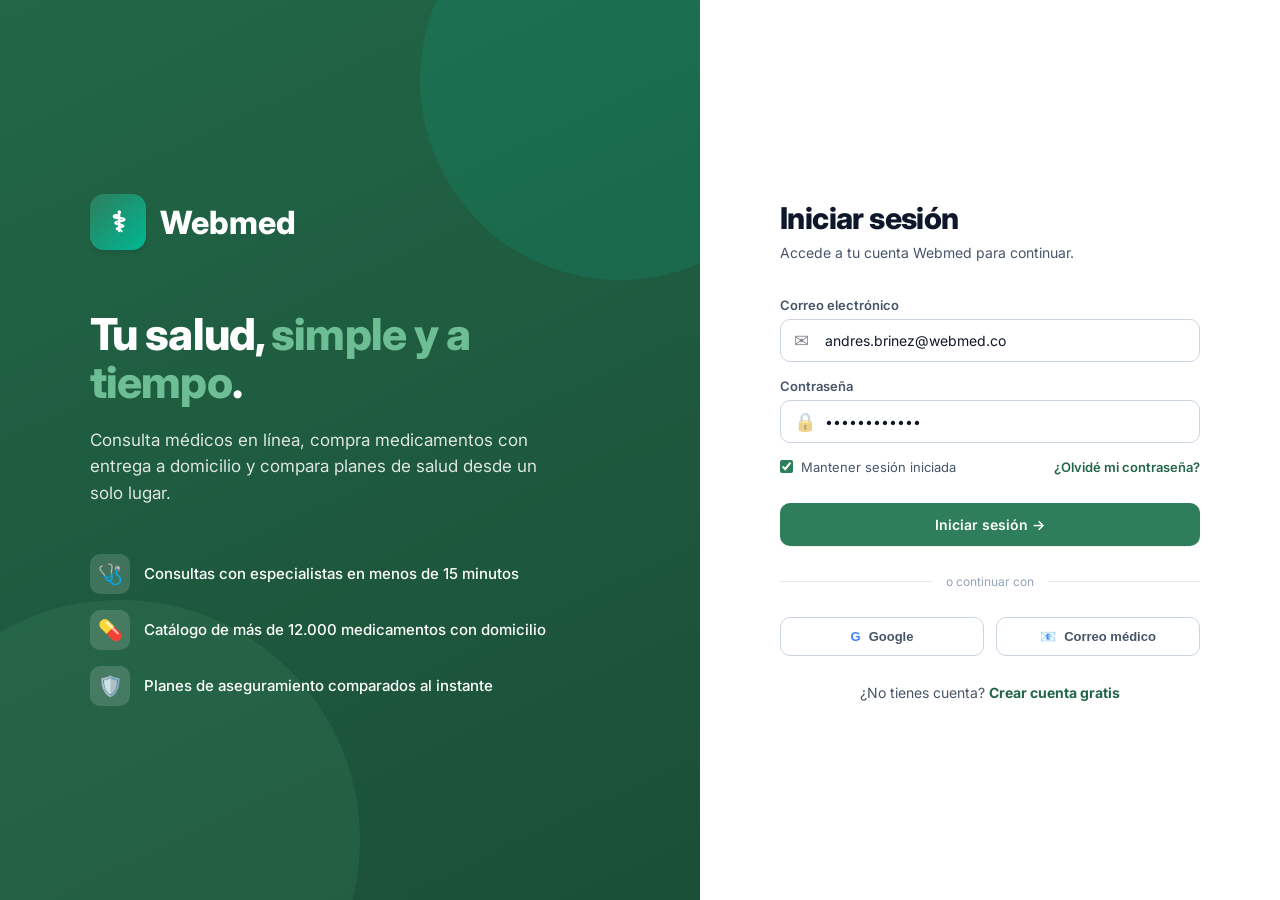
<file: index.html>
<!DOCTYPE html>
<html lang="es">
<head>
<meta charset="UTF-8">
<meta name="viewport" content="width=device-width, initial-scale=1, shrink-to-fit=no">
<title>Webmed — Iniciar sesión</title>
<link rel="stylesheet" href="_base.css">
<style>
  body, html, .app { background: linear-gradient(135deg, #E6F4EE 0%, #F7FAFC 60%); }
  .login-wrap { width: 100%; max-width: 1440px; min-height: 900px; display: flex; }
  .login-left {
    flex: 1; padding: 80px 90px;
    display: flex; flex-direction: column; justify-content: center;
    background: linear-gradient(155deg, #226647 0%, #1A4F37 100%);
    color: white; position: relative; overflow: hidden;
  }
  .login-left::before {
    content: ''; position: absolute; top: -120px; right: -120px;
    width: 400px; height: 400px; border-radius: 50%;
    background: rgba(0, 184, 148, 0.15);
  }
  .login-left::after {
    content: ''; position: absolute; bottom: -180px; left: -120px;
    width: 480px; height: 480px; border-radius: 50%;
    background: rgba(109, 190, 148, 0.10);
  }
  .brand-big { display: flex; align-items: center; gap: 14px; font-size: 32px; font-weight: 800; margin-bottom: 60px; z-index: 1; }
  .brand-big .brand-logo { width: 56px; height: 56px; font-size: 28px; border-radius: 14px; }
  .tagline { font-size: 44px; font-weight: 800; line-height: 1.1; letter-spacing: -0.02em; margin-bottom: 20px; z-index: 1; }
  .tagline span { color: #6DBE94; }
  .lead { font-size: 17px; opacity: 0.85; line-height: 1.55; max-width: 460px; z-index: 1; }
  .features { display: flex; flex-direction: column; gap: 16px; margin-top: 48px; z-index: 1; }
  .feature { display: flex; align-items: center; gap: 14px; }
  .feature-ico { width: 40px; height: 40px; border-radius: 10px; background: rgba(255,255,255,0.15); display: flex; align-items: center; justify-content: center; font-size: 20px; }
  .feature-txt { font-size: 15px; font-weight: 500; }

  .login-right {
    width: 580px; background: var(--surface);
    display: flex; align-items: center; justify-content: center; padding: 0 80px;
  }
  .login-card { width: 100%; max-width: 420px; }
  .login-title { font-size: 30px; font-weight: 800; letter-spacing: -0.02em; margin-bottom: 8px; }
  .login-sub { font-size: 14px; color: var(--text-sec); margin-bottom: 36px; }
  .input-icon { position: relative; }
  .input-icon .ico { position: absolute; left: 14px; top: 50%; transform: translateY(-50%); font-size: 18px; opacity: 0.5; }
  .input-icon input { padding-left: 44px; }
  .remember-row { display: flex; justify-content: space-between; align-items: center; margin-bottom: 28px; }
  .check { display: flex; align-items: center; gap: 8px; font-size: 13px; color: var(--text-sec); }
  .check input { accent-color: var(--primary-500); }
  .link { color: var(--primary-600); font-weight: 600; font-size: 13px; text-decoration: none; }
  .divider { display: flex; align-items: center; gap: 14px; margin: 28px 0; color: var(--text-tertiary); font-size: 12px; }
  .divider::before, .divider::after { content: ''; flex: 1; height: 1px; background: var(--border); }
  .social-row { display: flex; gap: 12px; }
  .social-btn { flex: 1; padding: 11px; border: 1.5px solid var(--border-strong); border-radius: 10px; background: white; display: flex; align-items: center; justify-content: center; gap: 8px; font-weight: 600; font-size: 13px; color: var(--text-sec); cursor: pointer; }
  .signup-link { text-align: center; margin-top: 28px; font-size: 14px; color: var(--text-sec); }
  .signup-link a { color: var(--primary-600); font-weight: 700; text-decoration: none; }
</style>
</head>
<body>
<div class="app login-wrap">
  <div class="login-left">
    <div class="brand-big">
      <div class="brand-logo">⚕</div>
      Webmed
    </div>
    <h1 class="tagline">Tu salud, <span>simple y a tiempo</span>.</h1>
    <p class="lead">Consulta médicos en línea, compra medicamentos con entrega a domicilio y compara planes de salud desde un solo lugar.</p>
    <div class="features">
      <div class="feature">
        <div class="feature-ico">🩺</div>
        <div class="feature-txt">Consultas con especialistas en menos de 15 minutos</div>
      </div>
      <div class="feature">
        <div class="feature-ico">💊</div>
        <div class="feature-txt">Catálogo de más de 12.000 medicamentos con domicilio</div>
      </div>
      <div class="feature">
        <div class="feature-ico">🛡️</div>
        <div class="feature-txt">Planes de aseguramiento comparados al instante</div>
      </div>
    </div>
  </div>

  <div class="login-right">
    <div class="login-card">
      <h2 class="login-title">Iniciar sesión</h2>
      <p class="login-sub">Accede a tu cuenta Webmed para continuar.</p>

      <div class="field">
        <label class="label">Correo electrónico</label>
        <div class="input-icon">
          <span class="ico">✉</span>
          <input class="input" type="text" value="andres.brinez@webmed.co" />
        </div>
      </div>
      <div class="field">
        <label class="label">Contraseña</label>
        <div class="input-icon">
          <span class="ico">🔒</span>
          <input class="input" type="password" value="••••••••••••" />
        </div>
      </div>

      <div class="remember-row">
        <label class="check"><input type="checkbox" checked> Mantener sesión iniciada</label>
        <a href="#" class="link">¿Olvidé mi contraseña?</a>
      </div>

      <a href="02_dashboard.html" class="btn btn-primary btn-block" style="text-decoration:none;">Iniciar sesión →</a>

      <div class="divider">o continuar con</div>
      <div class="social-row">
        <button class="social-btn"><span style="color:#4285F4;font-weight:800">G</span> Google</button>
        <button class="social-btn"><span>📧</span> Correo médico</button>
      </div>

      <p class="signup-link">¿No tienes cuenta? <a href="#">Crear cuenta gratis</a></p>
    </div>
  </div>
</div>
  <script src="nav.js"></script>
</body>
</html>
</file>
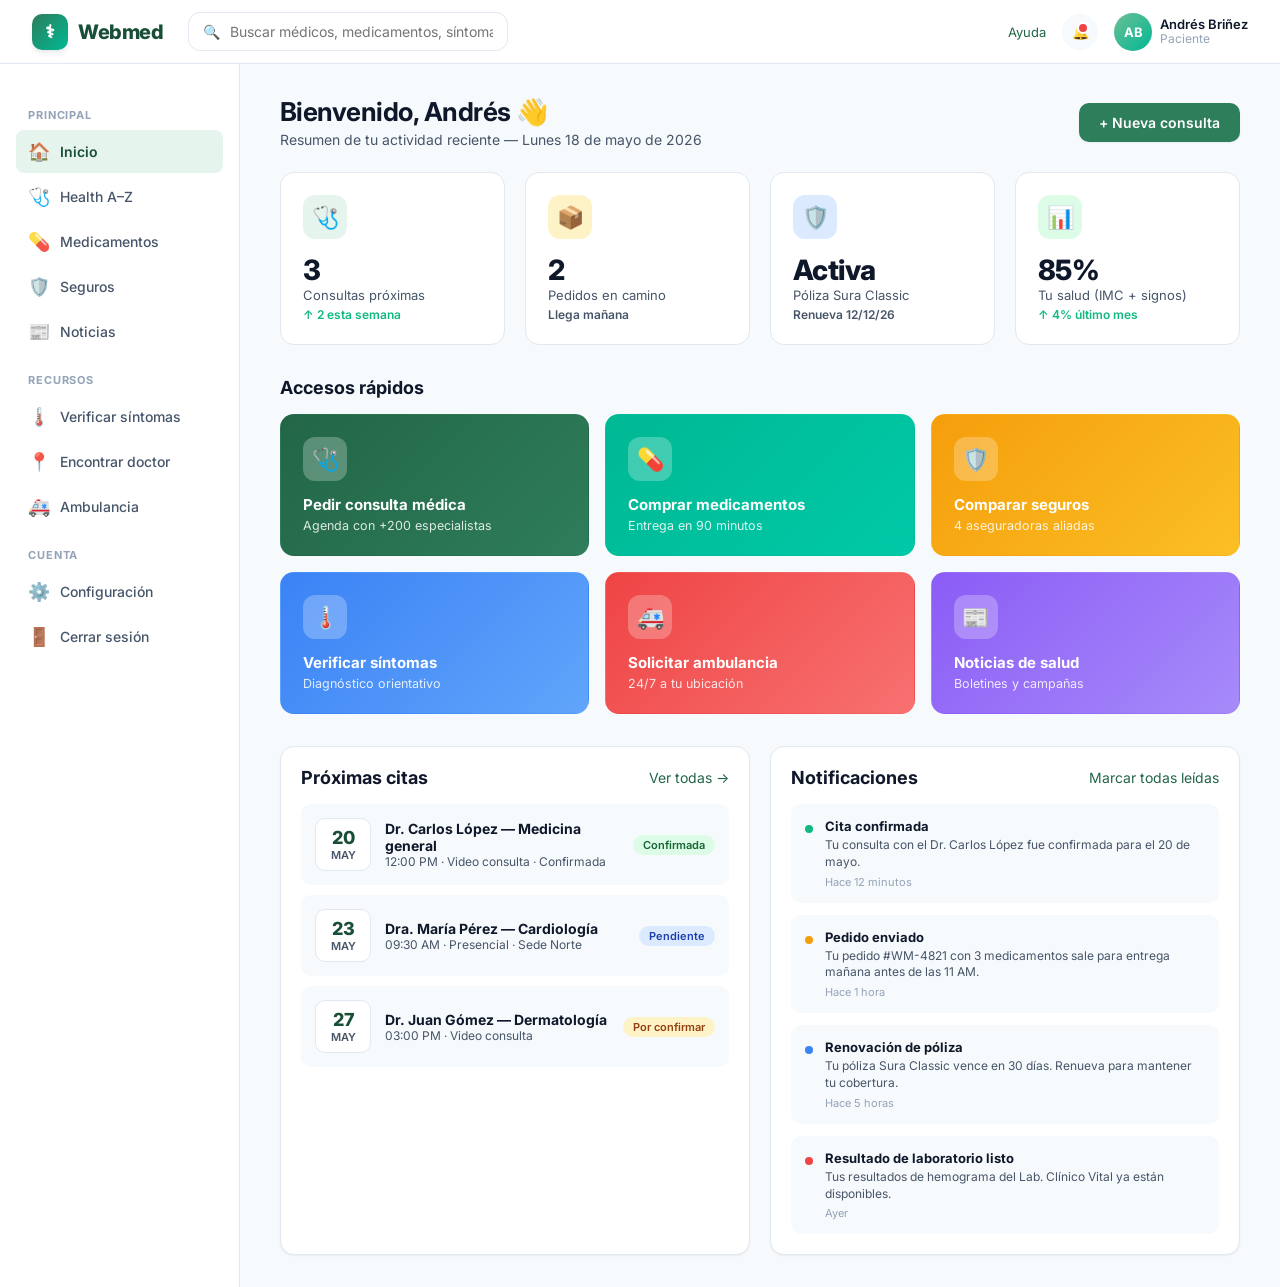
<file: 02_dashboard.html>
<!DOCTYPE html>
<html lang="es">
<head>
<meta charset="UTF-8">
<meta name="viewport" content="width=device-width, initial-scale=1, shrink-to-fit=no">
<title>Webmed — Dashboard</title>
<link rel="stylesheet" href="_base.css">
<style>
  .stat-card { padding: 22px; background: var(--surface); border: 1px solid var(--border); border-radius: var(--radius-lg); }
  .stat-ico { width: 44px; height: 44px; border-radius: 12px; display: flex; align-items: center; justify-content: center; font-size: 22px; margin-bottom: 14px; }
  .stat-num { font-size: 28px; font-weight: 800; letter-spacing: -0.02em; }
  .stat-label { font-size: 13px; color: var(--text-sec); }
  .stat-delta { font-size: 12px; font-weight: 600; margin-top: 4px; }
  .delta-up { color: var(--success); }
  .delta-down { color: var(--danger); }

  .quick-grid { display: grid; grid-template-columns: repeat(3, 1fr); gap: 16px; }
  .quick { padding: 22px; border-radius: 14px; cursor: pointer; transition: transform .15s; border: 1px solid transparent; }
  .quick:hover { transform: translateY(-2px); }
  .quick h4 { font-size: 15px; font-weight: 700; margin-bottom: 4px; }
  .quick p { font-size: 12.5px; opacity: 0.85; }
  .quick-ico { width: 44px; height: 44px; border-radius: 12px; background: rgba(255,255,255,0.25); display: flex; align-items: center; justify-content: center; font-size: 22px; margin-bottom: 14px; }
  .q1 { background: linear-gradient(135deg, #226647, #2E7D5B); color: white; }
  .q2 { background: linear-gradient(135deg, #00B894, #00C9A7); color: white; }
  .q3 { background: linear-gradient(135deg, #F59E0B, #FBBF24); color: white; }
  .q4 { background: linear-gradient(135deg, #3B82F6, #60A5FA); color: white; }
  .q5 { background: linear-gradient(135deg, #EF4444, #F87171); color: white; }
  .q6 { background: linear-gradient(135deg, #8B5CF6, #A78BFA); color: white; }

  .notif-list { display: flex; flex-direction: column; gap: 12px; }
  .notif {
    display: flex; gap: 12px; padding: 14px; background: var(--bg);
    border-radius: 10px; align-items: flex-start;
  }
  .notif-dot { width: 8px; height: 8px; border-radius: 50%; margin-top: 7px; flex-shrink: 0; }
  .notif-body h5 { font-size: 13px; font-weight: 700; margin-bottom: 3px; }
  .notif-body p { font-size: 12px; color: var(--text-sec); line-height: 1.4; }
  .notif-time { font-size: 11px; color: var(--text-tertiary); margin-top: 4px; }

  .appt {
    display: flex; gap: 14px; padding: 14px; border-radius: 10px;
    background: var(--bg); align-items: center; margin-bottom: 10px;
  }
  .appt-date { background: white; border: 1px solid var(--border); border-radius: 10px; padding: 8px 12px; text-align: center; min-width: 56px; }
  .appt-date .d { font-size: 18px; font-weight: 800; color: var(--primary-700); }
  .appt-date .m { font-size: 11px; color: var(--text-sec); text-transform: uppercase; font-weight: 600; }
  .appt-info { flex: 1; }
  .appt-info h5 { font-size: 14px; font-weight: 700; }
  .appt-info p { font-size: 12px; color: var(--text-sec); }
</style>
</head>
<body>
<div class="app">
  <div class="topbar">
    <div class="flex center gap-24">
  <button class="hamburger" aria-label="Menu"><span></span></button>
      <a href="02_dashboard.html" class="brand" style="text-decoration:none;"><div class="brand-logo">⚕</div>Webmed</a>
      <div class="search">🔍 <input placeholder="Buscar médicos, medicamentos, síntomas..." /></div>
    </div>
    <div class="topnav-right">
      <a href="#" class="link" style="font-size:13px;">Ayuda</a>
      <div class="bell">🔔</div>
      <div class="flex center gap-8">
        <div class="avatar">AB</div>
        <div style="line-height:1.2;">
          <div style="font-size:13px;font-weight:600;">Andrés Briñez</div>
          <div class="tiny">Paciente</div>
        </div>
      </div>
    </div>
  </div>

  <div class="layout">
    <aside class="sidebar">
      <div class="sidebar-section">Principal</div>
      <a href="02_dashboard.html" style="text-decoration:none;color:inherit;"><div class="sidebar-item active"><span class="icon">🏠</span> Inicio</div></a>
      <a href="02_dashboard.html" style="text-decoration:none;color:inherit;"><div class="sidebar-item"><span class="icon">🩺</span> Health A–Z</div></a>
      <a href="03_medicamentos.html" style="text-decoration:none;color:inherit;"><div class="sidebar-item"><span class="icon">💊</span> Medicamentos</div></a>
      <a href="05_seguros.html" style="text-decoration:none;color:inherit;"><div class="sidebar-item"><span class="icon">🛡️</span> Seguros</div></a>
      <a href="02_dashboard.html" style="text-decoration:none;color:inherit;"><div class="sidebar-item"><span class="icon">📰</span> Noticias</div></a>
      <div class="sidebar-section">Recursos</div>
      <a href="06_sintomas.html" style="text-decoration:none;color:inherit;"><div class="sidebar-item"><span class="icon">🌡️</span> Verificar síntomas</div></a>
      <a href="02_dashboard.html" style="text-decoration:none;color:inherit;"><div class="sidebar-item"><span class="icon">📍</span> Encontrar doctor</div></a>
      <a href="02_dashboard.html" style="text-decoration:none;color:inherit;"><div class="sidebar-item"><span class="icon">🚑</span> Ambulancia</div></a>
      <div class="sidebar-section">Cuenta</div>
      <a href="02_dashboard.html" style="text-decoration:none;color:inherit;"><div class="sidebar-item"><span class="icon">⚙️</span> Configuración</div></a>
      <a href="index.html" style="text-decoration:none;color:inherit;"><div class="sidebar-item"><span class="icon">🚪</span> Cerrar sesión</div></a>
    </aside>

    <main class="main">
      <div class="flex between center mb-24">
        <div>
          <h1 class="page-title">Bienvenido, Andrés 👋</h1>
          <p class="page-sub">Resumen de tu actividad reciente — Lunes 18 de mayo de 2026</p>
        </div>
        <button class="btn btn-primary">+ Nueva consulta</button>
      </div>

      <div class="grid grid-4 mb-32">
        <div class="stat-card">
          <div class="stat-ico" style="background:#E6F4EE;color:#226647;">🩺</div>
          <div class="stat-num">3</div>
          <div class="stat-label">Consultas próximas</div>
          <div class="stat-delta delta-up">↑ 2 esta semana</div>
        </div>
        <div class="stat-card">
          <div class="stat-ico" style="background:#FEF3C7;color:#92400E;">📦</div>
          <div class="stat-num">2</div>
          <div class="stat-label">Pedidos en camino</div>
          <div class="stat-delta" style="color:var(--text-sec);">Llega mañana</div>
        </div>
        <div class="stat-card">
          <div class="stat-ico" style="background:#DBEAFE;color:#1E40AF;">🛡️</div>
          <div class="stat-num">Activa</div>
          <div class="stat-label">Póliza Sura Classic</div>
          <div class="stat-delta" style="color:var(--text-sec);">Renueva 12/12/26</div>
        </div>
        <div class="stat-card">
          <div class="stat-ico" style="background:#DCFCE7;color:#166534;">📊</div>
          <div class="stat-num">85%</div>
          <div class="stat-label">Tu salud (IMC + signos)</div>
          <div class="stat-delta delta-up">↑ 4% último mes</div>
        </div>
      </div>

      <h2 class="h2 mb-16">Accesos rápidos</h2>
      <div class="quick-grid mb-32">
        <a href="02_dashboard.html" style="text-decoration:none;color:inherit;"><div class="quick q1"><div class="quick-ico">🩺</div><h4>Pedir consulta médica</h4><p>Agenda con +200 especialistas</p></div></a>
        <a href="03_medicamentos.html" style="text-decoration:none;color:inherit;"><div class="quick q2"><div class="quick-ico">💊</div><h4>Comprar medicamentos</h4><p>Entrega en 90 minutos</p></div></a>
        <a href="05_seguros.html" style="text-decoration:none;color:inherit;"><div class="quick q3"><div class="quick-ico">🛡️</div><h4>Comparar seguros</h4><p>4 aseguradoras aliadas</p></div></a>
        <a href="06_sintomas.html" style="text-decoration:none;color:inherit;"><div class="quick q4"><div class="quick-ico">🌡️</div><h4>Verificar síntomas</h4><p>Diagnóstico orientativo</p></div></a>
        <a href="02_dashboard.html" style="text-decoration:none;color:inherit;"><div class="quick q5"><div class="quick-ico">🚑</div><h4>Solicitar ambulancia</h4><p>24/7 a tu ubicación</p></div></a>
        <a href="02_dashboard.html" style="text-decoration:none;color:inherit;"><div class="quick q6"><div class="quick-ico">📰</div><h4>Noticias de salud</h4><p>Boletines y campañas</p></div></a>
      </div>

      <div class="grid grid-2">
        <div class="card">
          <div class="flex between center mb-16"><h3 class="h2">Próximas citas</h3><a class="link" href="#">Ver todas →</a></div>
          <div class="appt">
            <div class="appt-date"><div class="d">20</div><div class="m">May</div></div>
            <div class="appt-info">
              <h5>Dr. Carlos López — Medicina general</h5>
              <p>12:00 PM · Video consulta · Confirmada</p>
            </div>
            <span class="badge badge-success">Confirmada</span>
          </div>
          <div class="appt">
            <div class="appt-date"><div class="d">23</div><div class="m">May</div></div>
            <div class="appt-info">
              <h5>Dra. María Pérez — Cardiología</h5>
              <p>09:30 AM · Presencial · Sede Norte</p>
            </div>
            <span class="badge badge-info">Pendiente</span>
          </div>
          <div class="appt">
            <div class="appt-date"><div class="d">27</div><div class="m">May</div></div>
            <div class="appt-info">
              <h5>Dr. Juan Gómez — Dermatología</h5>
              <p>03:00 PM · Video consulta</p>
            </div>
            <span class="badge badge-warn">Por confirmar</span>
          </div>
        </div>

        <div class="card">
          <div class="flex between center mb-16"><h3 class="h2">Notificaciones</h3><a class="link" href="#">Marcar todas leídas</a></div>
          <div class="notif-list">
            <div class="notif">
              <div class="notif-dot" style="background:var(--success);"></div>
              <div class="notif-body">
                <h5>Cita confirmada</h5>
                <p>Tu consulta con el Dr. Carlos López fue confirmada para el 20 de mayo.</p>
                <div class="notif-time">Hace 12 minutos</div>
              </div>
            </div>
            <div class="notif">
              <div class="notif-dot" style="background:var(--warning);"></div>
              <div class="notif-body">
                <h5>Pedido enviado</h5>
                <p>Tu pedido #WM-4821 con 3 medicamentos sale para entrega mañana antes de las 11 AM.</p>
                <div class="notif-time">Hace 1 hora</div>
              </div>
            </div>
            <div class="notif">
              <div class="notif-dot" style="background:var(--info);"></div>
              <div class="notif-body">
                <h5>Renovación de póliza</h5>
                <p>Tu póliza Sura Classic vence en 30 días. Renueva para mantener tu cobertura.</p>
                <div class="notif-time">Hace 5 horas</div>
              </div>
            </div>
            <div class="notif">
              <div class="notif-dot" style="background:var(--danger);"></div>
              <div class="notif-body">
                <h5>Resultado de laboratorio listo</h5>
                <p>Tus resultados de hemograma del Lab. Clínico Vital ya están disponibles.</p>
                <div class="notif-time">Ayer</div>
              </div>
            </div>
          </div>
        </div>
      </div>
    </main>
  </div>
</div>
  <script src="nav.js"></script>
</body>
</html>
</file>
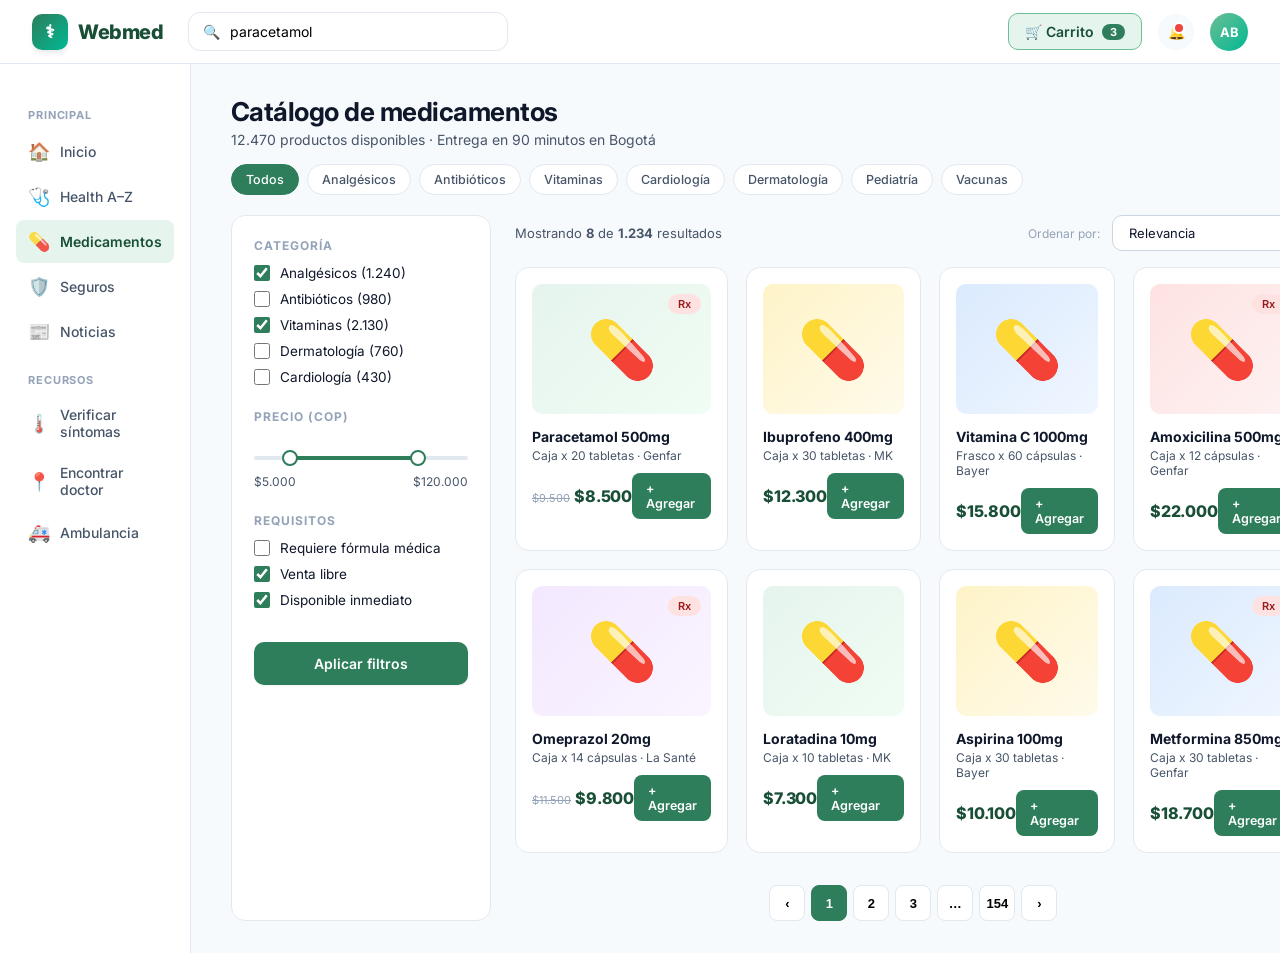
<file: 03_medicamentos.html>
<!DOCTYPE html>
<html lang="es">
<head>
<meta charset="UTF-8">
<meta name="viewport" content="width=device-width, initial-scale=1, shrink-to-fit=no">
<title>Webmed — Catálogo de medicamentos</title>
<link rel="stylesheet" href="_base.css">
<style>
  .filter-card { background: var(--surface); border: 1px solid var(--border); border-radius: 14px; padding: 22px; position: sticky; top: 24px; }
  .filter-h { font-size: 12px; font-weight: 700; color: var(--text-tertiary); text-transform: uppercase; letter-spacing: 0.08em; margin-bottom: 12px; }
  .check-list { display: flex; flex-direction: column; gap: 10px; margin-bottom: 24px; }
  .check-list label { display: flex; align-items: center; gap: 10px; font-size: 13.5px; color: var(--text); cursor: pointer; }
  .check-list input { accent-color: var(--primary-500); width: 16px; height: 16px; }
  .price-range { padding: 6px 0; }
  .price-range .bar { height: 4px; background: var(--border); border-radius: 999px; position: relative; margin: 14px 0; }
  .price-range .fill { position: absolute; left: 15%; right: 25%; height: 100%; background: var(--primary-500); border-radius: 999px; }
  .price-range .dot { position: absolute; width: 16px; height: 16px; background: white; border: 2.5px solid var(--primary-500); border-radius: 50%; top: 50%; transform: translateY(-50%); }
  .price-range .dot.l { left: 13%; }
  .price-range .dot.r { left: 73%; }
  .price-labels { display: flex; justify-content: space-between; font-size: 12px; color: var(--text-sec); }

  .product-grid { display: grid; grid-template-columns: repeat(4, 1fr); gap: 18px; }
  .product { background: var(--surface); border: 1px solid var(--border); border-radius: 14px; padding: 16px; transition: all .15s; position: relative; }
  .product:hover { box-shadow: var(--shadow-lg); transform: translateY(-2px); }
  .product-img { width: 100%; height: 130px; background: linear-gradient(135deg, #E6F4EE, #F0FDF4); border-radius: 10px; display: flex; align-items: center; justify-content: center; font-size: 56px; margin-bottom: 14px; position: relative; }
  .product-img.alt1 { background: linear-gradient(135deg, #FEF3C7, #FFFBEB); }
  .product-img.alt2 { background: linear-gradient(135deg, #DBEAFE, #EFF6FF); }
  .product-img.alt3 { background: linear-gradient(135deg, #FEE2E2, #FEF2F2); }
  .product-img.alt4 { background: linear-gradient(135deg, #F3E8FF, #FAF5FF); }
  .rx-badge { position: absolute; top: 10px; right: 10px; }
  .product-name { font-size: 14px; font-weight: 700; margin-bottom: 2px; line-height: 1.3; }
  .product-desc { font-size: 12px; color: var(--text-sec); margin-bottom: 10px; }
  .product-bottom { display: flex; justify-content: space-between; align-items: center; }
  .product-price { font-size: 16px; font-weight: 800; color: var(--primary-700); letter-spacing: -0.01em; }
  .product-old { font-size: 11px; color: var(--text-tertiary); text-decoration: line-through; margin-right: 4px; }
  .add-btn { background: var(--primary-500); color: white; border: none; padding: 8px 14px; border-radius: 8px; font-weight: 600; font-size: 12.5px; cursor: pointer; }

  .pagination { display: flex; gap: 6px; justify-content: center; align-items: center; margin-top: 32px; }
  .page-btn { width: 36px; height: 36px; border-radius: 8px; border: 1px solid var(--border); background: white; display: flex; align-items: center; justify-content: center; font-weight: 600; font-size: 13px; cursor: pointer; }
  .page-btn.active { background: var(--primary-500); color: white; border-color: var(--primary-500); }

  .cart-btn { position: relative; padding: 9px 16px; background: var(--primary-50); color: var(--primary-700); border: 1.5px solid var(--primary-300); border-radius: 10px; font-weight: 600; display: flex; align-items: center; gap: 8px; cursor: pointer; }
  .cart-btn .count { background: var(--primary-500); color: white; border-radius: 999px; padding: 1px 8px; font-size: 11px; font-weight: 700; }

  .chip-row { display: flex; gap: 8px; margin-bottom: 20px; flex-wrap: wrap; }
  .chip { background: var(--surface); border: 1px solid var(--border); padding: 7px 14px; border-radius: 999px; font-size: 12.5px; font-weight: 500; color: var(--text-sec); cursor: pointer; }
  .chip.active { background: var(--primary-500); color: white; border-color: var(--primary-500); }
</style>
</head>
<body>
<div class="app">
  <div class="topbar">
    <div class="flex center gap-24">
  <button class="hamburger" aria-label="Menu"><span></span></button>
      <a href="02_dashboard.html" class="brand" style="text-decoration:none;"><div class="brand-logo">⚕</div>Webmed</a>
      <div class="search">🔍 <input value="paracetamol" /></div>
    </div>
    <div class="topnav-right">
      <a href="04_carrito.html" class="cart-btn" style="text-decoration:none;">🛒 Carrito <span class="count">3</span></a>
      <div class="bell">🔔</div>
      <div class="avatar">AB</div>
    </div>
  </div>

  <div class="layout">
    <aside class="sidebar">
      <div class="sidebar-section">Principal</div>
      <a href="02_dashboard.html" style="text-decoration:none;color:inherit;"><div class="sidebar-item"><span class="icon">🏠</span> Inicio</div></a>
      <a href="02_dashboard.html" style="text-decoration:none;color:inherit;"><div class="sidebar-item"><span class="icon">🩺</span> Health A–Z</div></a>
      <a href="03_medicamentos.html" style="text-decoration:none;color:inherit;"><div class="sidebar-item active"><span class="icon">💊</span> Medicamentos</div></a>
      <a href="05_seguros.html" style="text-decoration:none;color:inherit;"><div class="sidebar-item"><span class="icon">🛡️</span> Seguros</div></a>
      <a href="02_dashboard.html" style="text-decoration:none;color:inherit;"><div class="sidebar-item"><span class="icon">📰</span> Noticias</div></a>
      <div class="sidebar-section">Recursos</div>
      <a href="06_sintomas.html" style="text-decoration:none;color:inherit;"><div class="sidebar-item"><span class="icon">🌡️</span> Verificar síntomas</div></a>
      <a href="02_dashboard.html" style="text-decoration:none;color:inherit;"><div class="sidebar-item"><span class="icon">📍</span> Encontrar doctor</div></a>
      <a href="02_dashboard.html" style="text-decoration:none;color:inherit;"><div class="sidebar-item"><span class="icon">🚑</span> Ambulancia</div></a>
    </aside>

    <main class="main">
      <div class="flex between center mb-16">
        <div>
          <h1 class="page-title">Catálogo de medicamentos</h1>
          <p class="page-sub">12.470 productos disponibles · Entrega en 90 minutos en Bogotá</p>
        </div>
      </div>

      <div class="chip-row">
        <span class="chip active">Todos</span>
        <span class="chip">Analgésicos</span>
        <span class="chip">Antibióticos</span>
        <span class="chip">Vitaminas</span>
        <span class="chip">Cardiología</span>
        <span class="chip">Dermatología</span>
        <span class="chip">Pediatría</span>
        <span class="chip">Vacunas</span>
      </div>

      <div style="display: grid; grid-template-columns: 260px 1fr; gap: 24px;">
        <div class="filter-card">
          <div class="filter-h">Categoría</div>
          <div class="check-list">
            <label><input type="checkbox" checked> Analgésicos (1.240)</label>
            <label><input type="checkbox"> Antibióticos (980)</label>
            <label><input type="checkbox" checked> Vitaminas (2.130)</label>
            <label><input type="checkbox"> Dermatología (760)</label>
            <label><input type="checkbox"> Cardiología (430)</label>
          </div>
          <div class="filter-h">Precio (COP)</div>
          <div class="price-range">
            <div class="bar"><div class="fill"></div><div class="dot l"></div><div class="dot r"></div></div>
            <div class="price-labels"><span>$5.000</span><span>$120.000</span></div>
          </div>
          <div class="filter-h" style="margin-top:18px;">Requisitos</div>
          <div class="check-list">
            <label><input type="checkbox"> Requiere fórmula médica</label>
            <label><input type="checkbox" checked> Venta libre</label>
            <label><input type="checkbox" checked> Disponible inmediato</label>
          </div>
          <button class="btn btn-primary btn-block" style="margin-top:10px;">Aplicar filtros</button>
        </div>

        <div>
          <div class="flex between center mb-16">
            <div class="muted" style="font-size:13px;">Mostrando <b>8</b> de <b>1.234</b> resultados</div>
            <div class="flex center gap-12">
              <span class="tiny">Ordenar por:</span>
              <select class="select" style="width:200px;padding:8px 12px;font-size:13px;"><option>Relevancia</option><option>Precio: menor a mayor</option><option>Mejor valorados</option></select>
            </div>
          </div>

          <div class="product-grid">
            <div class="product">
              <div class="product-img">💊<span class="badge badge-rx rx-badge">Rx</span></div>
              <div class="product-name">Paracetamol 500mg</div>
              <div class="product-desc">Caja x 20 tabletas · Genfar</div>
              <div class="product-bottom">
                <div><span class="product-old">$9.500</span><span class="product-price">$8.500</span></div>
                <a href="04_carrito.html" class="add-btn" style="text-decoration:none;display:inline-block;">+ Agregar</a>
              </div>
            </div>
            <div class="product">
              <div class="product-img alt1">💊</div>
              <div class="product-name">Ibuprofeno 400mg</div>
              <div class="product-desc">Caja x 30 tabletas · MK</div>
              <div class="product-bottom">
                <div><span class="product-price">$12.300</span></div>
                <a href="04_carrito.html" class="add-btn" style="text-decoration:none;display:inline-block;">+ Agregar</a>
              </div>
            </div>
            <div class="product">
              <div class="product-img alt2">💊</div>
              <div class="product-name">Vitamina C 1000mg</div>
              <div class="product-desc">Frasco x 60 cápsulas · Bayer</div>
              <div class="product-bottom">
                <div><span class="product-price">$15.800</span></div>
                <a href="04_carrito.html" class="add-btn" style="text-decoration:none;display:inline-block;">+ Agregar</a>
              </div>
            </div>
            <div class="product">
              <div class="product-img alt3">💊<span class="badge badge-rx rx-badge">Rx</span></div>
              <div class="product-name">Amoxicilina 500mg</div>
              <div class="product-desc">Caja x 12 cápsulas · Genfar</div>
              <div class="product-bottom">
                <div><span class="product-price">$22.000</span></div>
                <a href="04_carrito.html" class="add-btn" style="text-decoration:none;display:inline-block;">+ Agregar</a>
              </div>
            </div>
            <div class="product">
              <div class="product-img alt4">💊<span class="badge badge-rx rx-badge">Rx</span></div>
              <div class="product-name">Omeprazol 20mg</div>
              <div class="product-desc">Caja x 14 cápsulas · La Santé</div>
              <div class="product-bottom">
                <div><span class="product-old">$11.500</span><span class="product-price">$9.800</span></div>
                <a href="04_carrito.html" class="add-btn" style="text-decoration:none;display:inline-block;">+ Agregar</a>
              </div>
            </div>
            <div class="product">
              <div class="product-img">💊</div>
              <div class="product-name">Loratadina 10mg</div>
              <div class="product-desc">Caja x 10 tabletas · MK</div>
              <div class="product-bottom">
                <div><span class="product-price">$7.300</span></div>
                <a href="04_carrito.html" class="add-btn" style="text-decoration:none;display:inline-block;">+ Agregar</a>
              </div>
            </div>
            <div class="product">
              <div class="product-img alt1">💊</div>
              <div class="product-name">Aspirina 100mg</div>
              <div class="product-desc">Caja x 30 tabletas · Bayer</div>
              <div class="product-bottom">
                <div><span class="product-price">$10.100</span></div>
                <a href="04_carrito.html" class="add-btn" style="text-decoration:none;display:inline-block;">+ Agregar</a>
              </div>
            </div>
            <div class="product">
              <div class="product-img alt2">💊<span class="badge badge-rx rx-badge">Rx</span></div>
              <div class="product-name">Metformina 850mg</div>
              <div class="product-desc">Caja x 30 tabletas · Genfar</div>
              <div class="product-bottom">
                <div><span class="product-price">$18.700</span></div>
                <a href="04_carrito.html" class="add-btn" style="text-decoration:none;display:inline-block;">+ Agregar</a>
              </div>
            </div>
          </div>

          <div class="pagination">
            <button class="page-btn">‹</button>
            <button class="page-btn active">1</button>
            <button class="page-btn">2</button>
            <button class="page-btn">3</button>
            <button class="page-btn">…</button>
            <button class="page-btn">154</button>
            <button class="page-btn">›</button>
          </div>
        </div>
      </div>
    </main>
  </div>
</div>
  <script src="nav.js"></script>
</body>
</html>
</file>
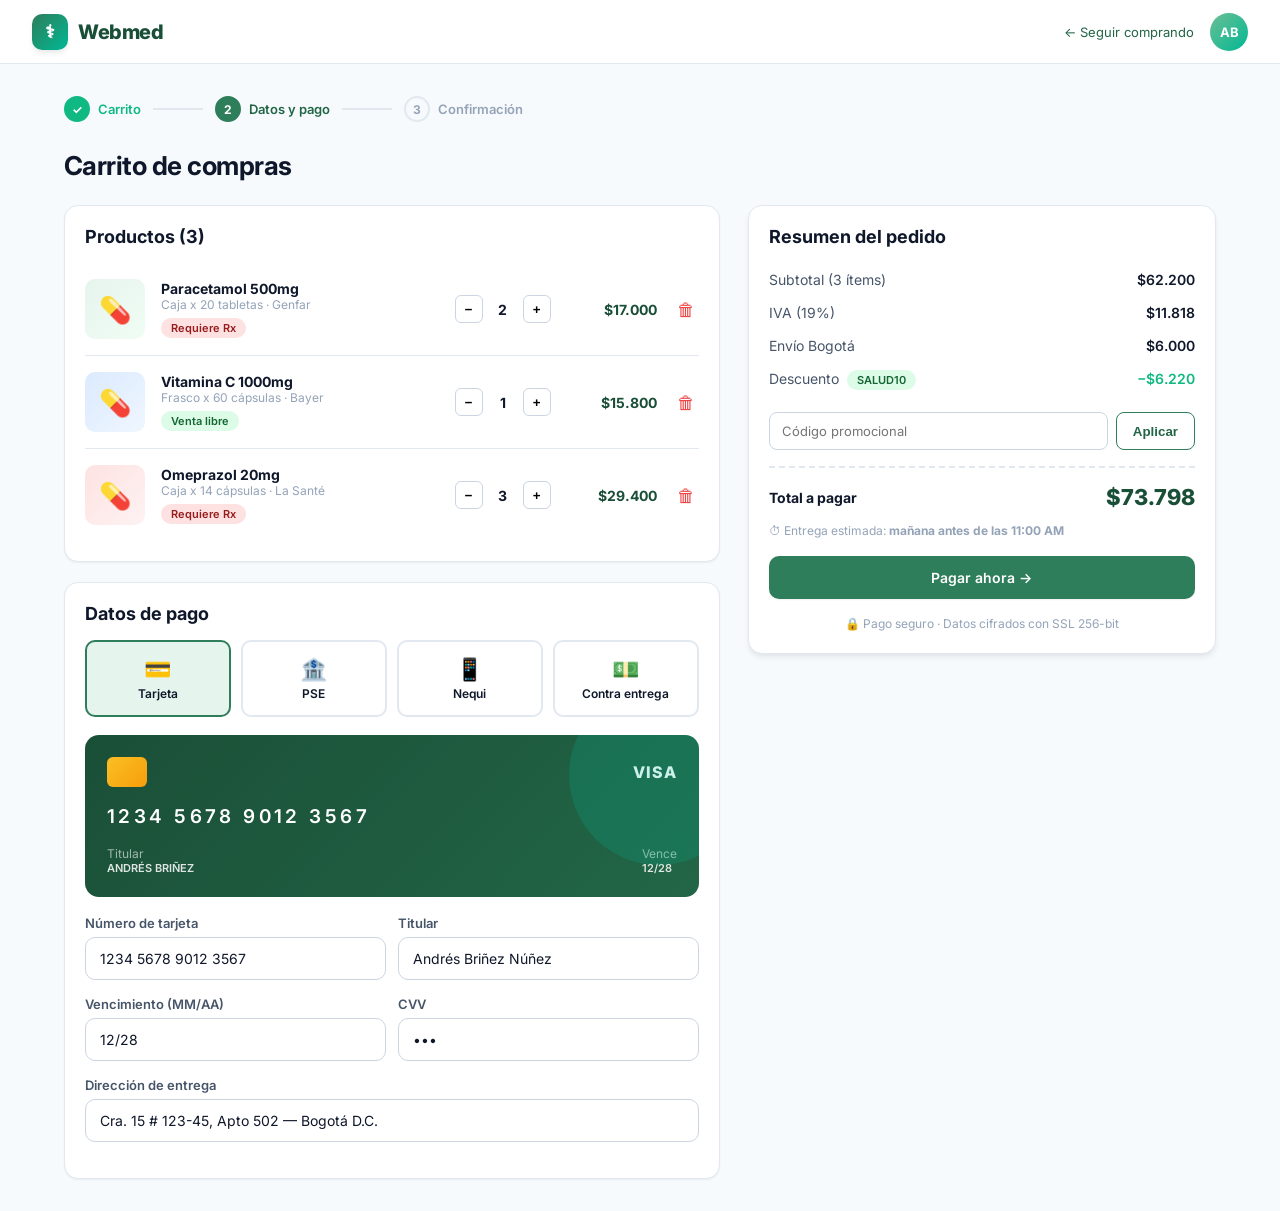
<file: 04_carrito.html>
<!DOCTYPE html>
<html lang="es">
<head>
<meta charset="UTF-8">
<meta name="viewport" content="width=device-width, initial-scale=1, shrink-to-fit=no">
<title>Webmed — Carrito y pago</title>
<link rel="stylesheet" href="_base.css">
<style>
  .steps { display: flex; align-items: center; gap: 12px; margin-bottom: 28px; }
  .step { display: flex; align-items: center; gap: 8px; font-size: 13px; font-weight: 600; color: var(--text-tertiary); }
  .step.active { color: var(--primary-600); }
  .step.done { color: var(--success); }
  .step-num { width: 26px; height: 26px; border-radius: 50%; background: var(--bg); border: 2px solid var(--border); display: flex; align-items: center; justify-content: center; font-size: 12px; font-weight: 700; }
  .step.done .step-num { background: var(--success); color: white; border-color: var(--success); }
  .step.active .step-num { background: var(--primary-500); color: white; border-color: var(--primary-500); }
  .step-sep { width: 50px; height: 2px; background: var(--border); }

  .cart-item { display: grid; grid-template-columns: 60px 1fr auto auto auto; gap: 16px; align-items: center; padding: 16px 0; border-bottom: 1px solid var(--border); }
  .cart-item:last-child { border-bottom: none; }
  .cart-img { width: 60px; height: 60px; border-radius: 10px; background: linear-gradient(135deg, #E6F4EE, #F0FDF4); display: flex; align-items: center; justify-content: center; font-size: 26px; }
  .qty-ctrl { display: flex; align-items: center; gap: 8px; }
  .qty-ctrl button { width: 28px; height: 28px; border-radius: 6px; border: 1px solid var(--border-strong); background: white; font-weight: 700; cursor: pointer; }
  .qty-ctrl .v { font-weight: 700; font-size: 14px; min-width: 24px; text-align: center; }
  .row-price { font-weight: 700; min-width: 90px; text-align: right; color: var(--primary-700); }
  .trash { color: var(--danger); cursor: pointer; font-size: 18px; padding: 4px; }

  .summary-row { display: flex; justify-content: space-between; padding: 8px 0; font-size: 14px; color: var(--text-sec); }
  .summary-total { font-size: 22px; font-weight: 800; color: var(--primary-700); }
  .promo-input { display: flex; gap: 8px; }
  .promo-input input { flex: 1; padding: 10px 12px; border: 1.5px solid var(--border-strong); border-radius: 8px; font-size: 13px; font-family: inherit; }
  .promo-input button { padding: 10px 16px; border: 1.5px solid var(--primary-500); background: white; color: var(--primary-600); border-radius: 8px; font-weight: 600; cursor: pointer; }

  .payment-method { display: flex; gap: 10px; margin-bottom: 18px; }
  .pm-card { flex: 1; padding: 14px; border: 2px solid var(--border); border-radius: 10px; cursor: pointer; text-align: center; }
  .pm-card.active { border-color: var(--primary-500); background: var(--primary-50); }
  .pm-card .ico { font-size: 22px; margin-bottom: 4px; }
  .pm-card .lbl { font-size: 12px; font-weight: 600; }

  .credit-card-preview {
    background: linear-gradient(135deg, #1A4F37, #226647);
    border-radius: 14px; padding: 22px; color: white; margin-bottom: 18px;
    position: relative; overflow: hidden;
  }
  .credit-card-preview::after {
    content: ''; position: absolute; top: -50px; right: -50px; width: 180px; height: 180px;
    border-radius: 50%; background: rgba(0,184,148,0.20);
  }
  .cc-row { display: flex; justify-content: space-between; align-items: center; margin-bottom: 18px; position: relative; }
  .cc-chip { width: 40px; height: 30px; border-radius: 6px; background: linear-gradient(135deg, #FBBF24, #F59E0B); }
  .cc-brand { font-size: 16px; font-weight: 800; letter-spacing: 0.05em; }
  .cc-number { font-size: 19px; letter-spacing: 0.18em; font-weight: 600; margin-bottom: 18px; position: relative; }
  .cc-footer { display: flex; justify-content: space-between; font-size: 11px; opacity: 0.85; position: relative; }

  .form-row { display: grid; grid-template-columns: 1fr 1fr; gap: 12px; }
</style>
</head>
<body>
<div class="app">
  <div class="topbar">
    <a href="02_dashboard.html" class="brand" style="text-decoration:none;"><div class="brand-logo">⚕</div>Webmed</a>
    <div class="flex center gap-16">
      <a href="03_medicamentos.html" class="link" style="font-size:13px;">← Seguir comprando</a>
      <div class="avatar">AB</div>
    </div>
  </div>

  <main class="main" style="padding: 32px 64px;">
    <div class="steps">
      <div class="step done"><div class="step-num">✓</div> Carrito</div>
      <div class="step-sep"></div>
      <div class="step active"><div class="step-num">2</div> Datos y pago</div>
      <div class="step-sep"></div>
      <div class="step"><div class="step-num">3</div> Confirmación</div>
    </div>

    <h1 class="page-title mb-24">Carrito de compras</h1>

    <div style="display: grid; grid-template-columns: 1.4fr 1fr; gap: 28px;">
      <!-- IZQUIERDA -->
      <div>
        <div class="card mb-20">
          <h3 class="h2 mb-16">Productos (3)</h3>
          <div class="cart-item">
            <div class="cart-img">💊</div>
            <div>
              <div style="font-weight:700;font-size:14px;">Paracetamol 500mg</div>
              <div class="tiny">Caja x 20 tabletas · Genfar</div>
              <span class="badge badge-rx" style="margin-top:6px;">Requiere Rx</span>
            </div>
            <div class="qty-ctrl"><button>−</button><span class="v">2</span><button>+</button></div>
            <div class="row-price">$17.000</div>
            <div class="trash">🗑</div>
          </div>
          <div class="cart-item">
            <div class="cart-img" style="background:linear-gradient(135deg,#DBEAFE,#EFF6FF);">💊</div>
            <div>
              <div style="font-weight:700;font-size:14px;">Vitamina C 1000mg</div>
              <div class="tiny">Frasco x 60 cápsulas · Bayer</div>
              <span class="badge badge-success" style="margin-top:6px;">Venta libre</span>
            </div>
            <div class="qty-ctrl"><button>−</button><span class="v">1</span><button>+</button></div>
            <div class="row-price">$15.800</div>
            <div class="trash">🗑</div>
          </div>
          <div class="cart-item">
            <div class="cart-img" style="background:linear-gradient(135deg,#FEE2E2,#FEF2F2);">💊</div>
            <div>
              <div style="font-weight:700;font-size:14px;">Omeprazol 20mg</div>
              <div class="tiny">Caja x 14 cápsulas · La Santé</div>
              <span class="badge badge-rx" style="margin-top:6px;">Requiere Rx</span>
            </div>
            <div class="qty-ctrl"><button>−</button><span class="v">3</span><button>+</button></div>
            <div class="row-price">$29.400</div>
            <div class="trash">🗑</div>
          </div>
        </div>

        <div class="card">
          <h3 class="h2 mb-16">Datos de pago</h3>
          <div class="payment-method">
            <div class="pm-card active"><div class="ico">💳</div><div class="lbl">Tarjeta</div></div>
            <div class="pm-card"><div class="ico">🏦</div><div class="lbl">PSE</div></div>
            <div class="pm-card"><div class="ico">📱</div><div class="lbl">Nequi</div></div>
            <div class="pm-card"><div class="ico">💵</div><div class="lbl">Contra entrega</div></div>
          </div>

          <div class="credit-card-preview">
            <div class="cc-row"><div class="cc-chip"></div><div class="cc-brand">VISA</div></div>
            <div class="cc-number">1234  5678  9012  3567</div>
            <div class="cc-footer"><div><div class="tiny" style="color:white;opacity:0.7;">Titular</div><div style="font-weight:600;">ANDRÉS BRIÑEZ</div></div><div><div class="tiny" style="color:white;opacity:0.7;">Vence</div><div style="font-weight:600;">12/28</div></div></div>
          </div>

          <div class="form-row">
            <div class="field"><label class="label">Número de tarjeta</label><input class="input" value="1234 5678 9012 3567" /></div>
            <div class="field"><label class="label">Titular</label><input class="input" value="Andrés Briñez Núñez" /></div>
          </div>
          <div class="form-row">
            <div class="field"><label class="label">Vencimiento (MM/AA)</label><input class="input" value="12/28" /></div>
            <div class="field"><label class="label">CVV</label><input class="input" value="•••" /></div>
          </div>
          <div class="field"><label class="label">Dirección de entrega</label><input class="input" value="Cra. 15 # 123-45, Apto 502 — Bogotá D.C." /></div>
        </div>
      </div>

      <!-- DERECHA -->
      <div>
        <div class="card card-elev" style="position:sticky;top:24px;">
          <h3 class="h2 mb-16">Resumen del pedido</h3>
          <div class="summary-row"><span>Subtotal (3 ítems)</span><span style="color:var(--text);font-weight:600;">$62.200</span></div>
          <div class="summary-row"><span>IVA (19%)</span><span style="color:var(--text);font-weight:600;">$11.818</span></div>
          <div class="summary-row"><span>Envío Bogotá</span><span style="color:var(--text);font-weight:600;">$6.000</span></div>
          <div class="summary-row"><span>Descuento <span class="badge badge-success" style="margin-left:4px;">SALUD10</span></span><span style="color:var(--success);font-weight:600;">−$6.220</span></div>

          <div class="promo-input mb-16" style="margin-top:14px;">
            <input placeholder="Código promocional" />
            <button>Aplicar</button>
          </div>

          <div style="border-top: 2px dashed var(--border); padding-top: 16px;">
            <div class="flex between center"><span style="font-size:14px;font-weight:700;">Total a pagar</span><span class="summary-total">$73.798</span></div>
            <div class="tiny mt-12" style="line-height:1.5;">⏱ Entrega estimada: <b>mañana antes de las 11:00 AM</b></div>
          </div>

          <a href="02_dashboard.html" class="btn btn-primary btn-block mt-16" style="text-decoration:none;">Pagar ahora →</a>

          <div class="tiny text-center mt-16" style="line-height:1.5;">🔒 Pago seguro · Datos cifrados con SSL 256-bit</div>
        </div>
      </div>
    </div>
  </main>
</div>
  <script src="nav.js"></script>
</body>
</html>
</file>
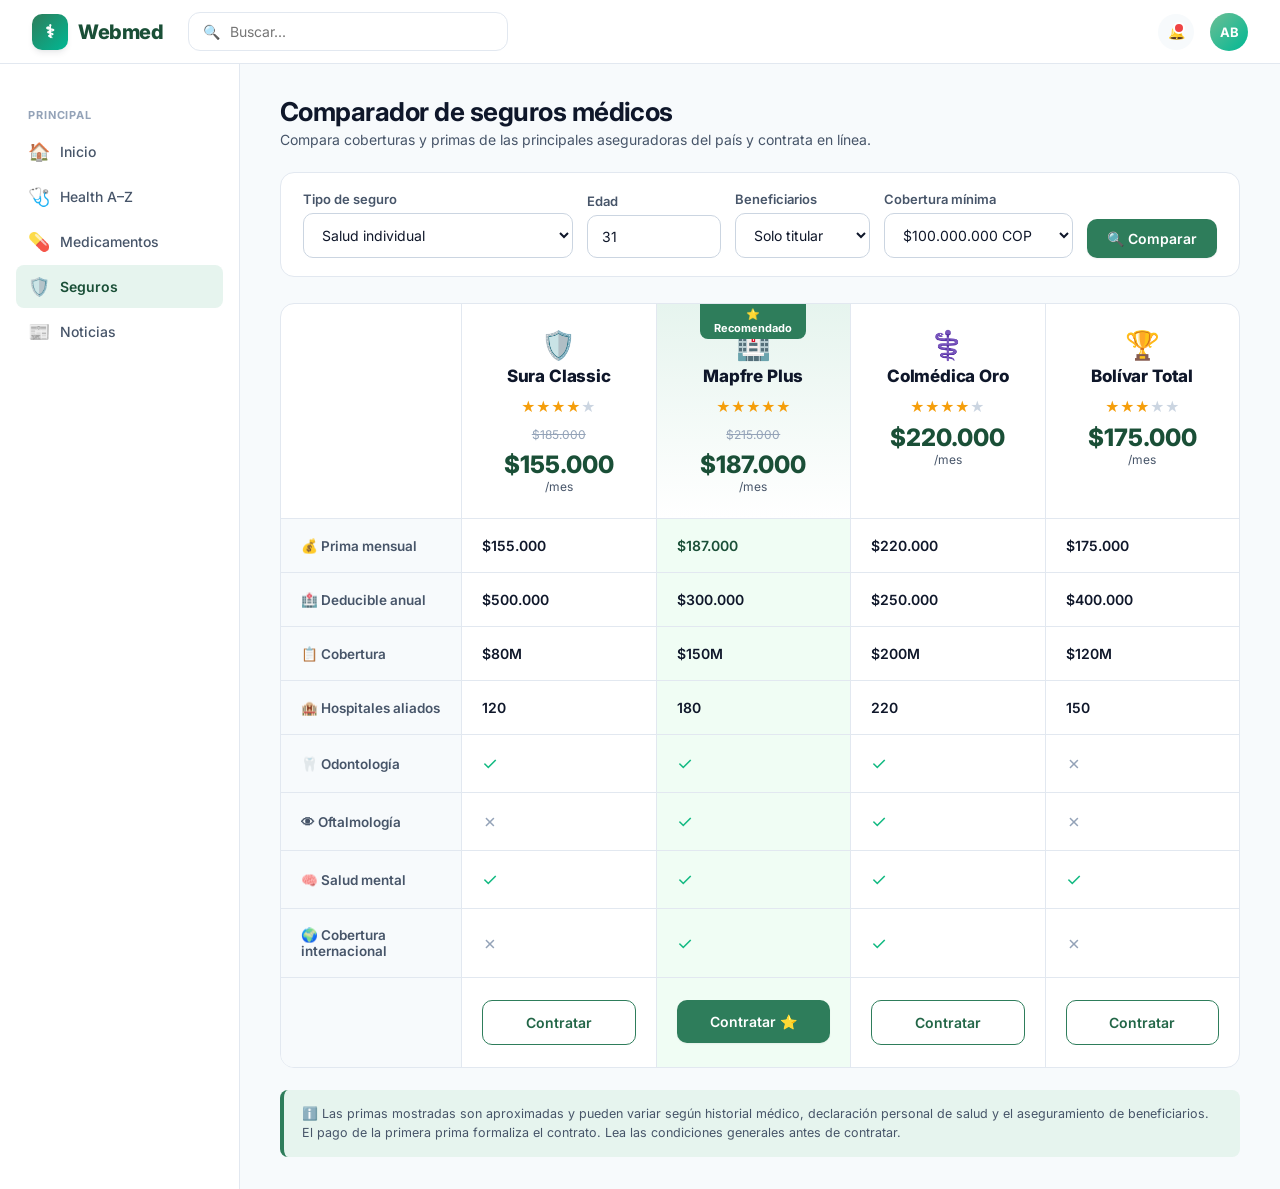
<file: 05_seguros.html>
<!DOCTYPE html>
<html lang="es">
<head>
<meta charset="UTF-8">
<meta name="viewport" content="width=device-width, initial-scale=1, shrink-to-fit=no">
<title>Webmed — Comparador de seguros</title>
<link rel="stylesheet" href="_base.css">
<style>
  .filter-bar { background: var(--surface); border: 1px solid var(--border); border-radius: 14px; padding: 18px 22px; display: grid; grid-template-columns: 2fr 1fr 1fr 1.4fr auto; gap: 14px; align-items: end; margin-bottom: 26px; }
  .compare-grid { display: grid; grid-template-columns: 180px repeat(4, 1fr); gap: 0; border: 1px solid var(--border); border-radius: 14px; overflow: hidden; background: var(--surface); }
  .ch-head { padding: 24px 20px; }
  .ch-attr { padding: 18px 20px; font-weight: 600; color: var(--text-sec); font-size: 13.5px; background: var(--bg); border-top: 1px solid var(--border); display: flex; align-items: center; }
  .ch-cell { padding: 18px 20px; border-top: 1px solid var(--border); border-left: 1px solid var(--border); display: flex; align-items: center; }
  .plan-header { padding: 24px 20px; text-align: center; border-left: 1px solid var(--border); position: relative; }
  .plan-header.best { background: linear-gradient(180deg, #E6F4EE 0%, white 100%); }
  .plan-badge { position: absolute; top: -1px; left: 50%; transform: translateX(-50%); background: var(--primary-500); color: white; padding: 4px 14px; border-radius: 0 0 8px 8px; font-size: 11px; font-weight: 700; }
  .plan-logo { font-size: 28px; margin-bottom: 4px; }
  .plan-name { font-weight: 800; font-size: 17px; color: var(--text); letter-spacing: -0.01em; }
  .plan-price { font-size: 24px; font-weight: 800; color: var(--primary-700); margin-top: 8px; }
  .plan-price-old { font-size: 12px; color: var(--text-tertiary); text-decoration: line-through; }
  .plan-period { font-size: 12px; color: var(--text-sec); }

  .ch-val { font-size: 14px; font-weight: 600; color: var(--text); }
  .ch-val.center { text-align: center; justify-content: center; width: 100%; }
  .check-y { color: var(--success); font-size: 18px; }
  .check-n { color: var(--text-tertiary); font-size: 18px; }
  .star-rating { color: #F59E0B; font-size: 14px; }
  .star-empty { color: var(--border-strong); }

  .contract-row td { padding: 18px 20px; border-top: 1px solid var(--border); }
  .footer-action { padding: 22px 20px; border-top: 1px solid var(--border); border-left: 1px solid var(--border); }

  .legal { background: var(--primary-50); border-left: 4px solid var(--primary-500); border-radius: 8px; padding: 14px 18px; margin-top: 22px; font-size: 12.5px; color: var(--text-sec); line-height: 1.55; }
</style>
</head>
<body>
<div class="app">
  <div class="topbar">
    <div class="flex center gap-24">
  <button class="hamburger" aria-label="Menu"><span></span></button>
      <a href="02_dashboard.html" class="brand" style="text-decoration:none;"><div class="brand-logo">⚕</div>Webmed</a>
      <div class="search">🔍 <input placeholder="Buscar..." /></div>
    </div>
    <div class="topnav-right">
      <div class="bell">🔔</div>
      <div class="avatar">AB</div>
    </div>
  </div>

  <div class="layout">
    <aside class="sidebar">
      <div class="sidebar-section">Principal</div>
      <a href="02_dashboard.html" style="text-decoration:none;color:inherit;"><div class="sidebar-item"><span class="icon">🏠</span> Inicio</div></a>
      <a href="02_dashboard.html" style="text-decoration:none;color:inherit;"><div class="sidebar-item"><span class="icon">🩺</span> Health A–Z</div></a>
      <a href="03_medicamentos.html" style="text-decoration:none;color:inherit;"><div class="sidebar-item"><span class="icon">💊</span> Medicamentos</div></a>
      <a href="05_seguros.html" style="text-decoration:none;color:inherit;"><div class="sidebar-item active"><span class="icon">🛡️</span> Seguros</div></a>
      <a href="02_dashboard.html" style="text-decoration:none;color:inherit;"><div class="sidebar-item"><span class="icon">📰</span> Noticias</div></a>
    </aside>

    <main class="main">
      <h1 class="page-title mb-4">Comparador de seguros médicos</h1>
      <p class="page-sub mb-24">Compara coberturas y primas de las principales aseguradoras del país y contrata en línea.</p>

      <div class="filter-bar">
        <div class="field" style="margin:0;">
          <label class="label">Tipo de seguro</label>
          <select class="select"><option>Salud individual</option><option>Salud familiar</option><option>Hospitalización</option></select>
        </div>
        <div class="field" style="margin:0;">
          <label class="label">Edad</label>
          <input class="input" value="31" />
        </div>
        <div class="field" style="margin:0;">
          <label class="label">Beneficiarios</label>
          <select class="select"><option>Solo titular</option><option>+1 beneficiario</option><option>+2 beneficiarios</option></select>
        </div>
        <div class="field" style="margin:0;">
          <label class="label">Cobertura mínima</label>
          <select class="select"><option>$100.000.000 COP</option><option>$150.000.000 COP</option><option>$200.000.000 COP</option></select>
        </div>
        <button class="btn btn-primary">🔍 Comparar</button>
      </div>

      <div class="compare-grid">
        <div class="ch-head"></div>
        <div class="plan-header">
          <div class="plan-logo">🛡️</div>
          <div class="plan-name">Sura Classic</div>
          <div class="star-rating mt-12">★★★★<span class="star-empty">★</span></div>
          <div class="plan-price-old mt-12">$185.000</div>
          <div class="plan-price">$155.000</div>
          <div class="plan-period">/mes</div>
        </div>
        <div class="plan-header best">
          <span class="plan-badge">⭐ Recomendado</span>
          <div class="plan-logo">🏥</div>
          <div class="plan-name">Mapfre Plus</div>
          <div class="star-rating mt-12">★★★★★</div>
          <div class="plan-price-old mt-12">$215.000</div>
          <div class="plan-price">$187.000</div>
          <div class="plan-period">/mes</div>
        </div>
        <div class="plan-header">
          <div class="plan-logo">⚕️</div>
          <div class="plan-name">Colmédica Oro</div>
          <div class="star-rating mt-12">★★★★<span class="star-empty">★</span></div>
          <div class="plan-price mt-24">$220.000</div>
          <div class="plan-period">/mes</div>
        </div>
        <div class="plan-header">
          <div class="plan-logo">🏆</div>
          <div class="plan-name">Bolívar Total</div>
          <div class="star-rating mt-12">★★★<span class="star-empty">★</span><span class="star-empty">★</span></div>
          <div class="plan-price mt-24">$175.000</div>
          <div class="plan-period">/mes</div>
        </div>

        <!-- attributes -->
        <div class="ch-attr">💰 Prima mensual</div>
        <div class="ch-cell"><span class="ch-val">$155.000</span></div>
        <div class="ch-cell" style="background:#F0FDF4;"><span class="ch-val" style="color:var(--primary-700);">$187.000</span></div>
        <div class="ch-cell"><span class="ch-val">$220.000</span></div>
        <div class="ch-cell"><span class="ch-val">$175.000</span></div>

        <div class="ch-attr">🏥 Deducible anual</div>
        <div class="ch-cell"><span class="ch-val">$500.000</span></div>
        <div class="ch-cell" style="background:#F0FDF4;"><span class="ch-val">$300.000</span></div>
        <div class="ch-cell"><span class="ch-val">$250.000</span></div>
        <div class="ch-cell"><span class="ch-val">$400.000</span></div>

        <div class="ch-attr">📋 Cobertura</div>
        <div class="ch-cell"><span class="ch-val">$80M</span></div>
        <div class="ch-cell" style="background:#F0FDF4;"><span class="ch-val">$150M</span></div>
        <div class="ch-cell"><span class="ch-val">$200M</span></div>
        <div class="ch-cell"><span class="ch-val">$120M</span></div>

        <div class="ch-attr">🏨 Hospitales aliados</div>
        <div class="ch-cell"><span class="ch-val">120</span></div>
        <div class="ch-cell" style="background:#F0FDF4;"><span class="ch-val">180</span></div>
        <div class="ch-cell"><span class="ch-val">220</span></div>
        <div class="ch-cell"><span class="ch-val">150</span></div>

        <div class="ch-attr">🦷 Odontología</div>
        <div class="ch-cell"><span class="check-y">✓</span></div>
        <div class="ch-cell" style="background:#F0FDF4;"><span class="check-y">✓</span></div>
        <div class="ch-cell"><span class="check-y">✓</span></div>
        <div class="ch-cell"><span class="check-n">✗</span></div>

        <div class="ch-attr">👁 Oftalmología</div>
        <div class="ch-cell"><span class="check-n">✗</span></div>
        <div class="ch-cell" style="background:#F0FDF4;"><span class="check-y">✓</span></div>
        <div class="ch-cell"><span class="check-y">✓</span></div>
        <div class="ch-cell"><span class="check-n">✗</span></div>

        <div class="ch-attr">🧠 Salud mental</div>
        <div class="ch-cell"><span class="check-y">✓</span></div>
        <div class="ch-cell" style="background:#F0FDF4;"><span class="check-y">✓</span></div>
        <div class="ch-cell"><span class="check-y">✓</span></div>
        <div class="ch-cell"><span class="check-y">✓</span></div>

        <div class="ch-attr">🌍 Cobertura internacional</div>
        <div class="ch-cell"><span class="check-n">✗</span></div>
        <div class="ch-cell" style="background:#F0FDF4;"><span class="check-y">✓</span></div>
        <div class="ch-cell"><span class="check-y">✓</span></div>
        <div class="ch-cell"><span class="check-n">✗</span></div>

        <div class="ch-attr"></div>
        <div class="footer-action"><a href="02_dashboard.html" class="btn btn-outline btn-block" style="text-decoration:none;">Contratar </a></div>
        <div class="footer-action" style="background:#F0FDF4;"><a href="02_dashboard.html" class="btn btn-primary btn-block" style="text-decoration:none;">Contratar ⭐</a></div>
        <div class="footer-action"><a href="02_dashboard.html" class="btn btn-outline btn-block" style="text-decoration:none;">Contratar </a></div>
        <div class="footer-action"><a href="02_dashboard.html" class="btn btn-outline btn-block" style="text-decoration:none;">Contratar </a></div>
      </div>

      <div class="legal">
        ℹ️ Las primas mostradas son aproximadas y pueden variar según historial médico, declaración personal de salud y el aseguramiento de beneficiarios. El pago de la primera prima formaliza el contrato. Lea las condiciones generales antes de contratar.
      </div>
    </main>
  </div>
</div>
  <script src="nav.js"></script>
</body>
</html>
</file>
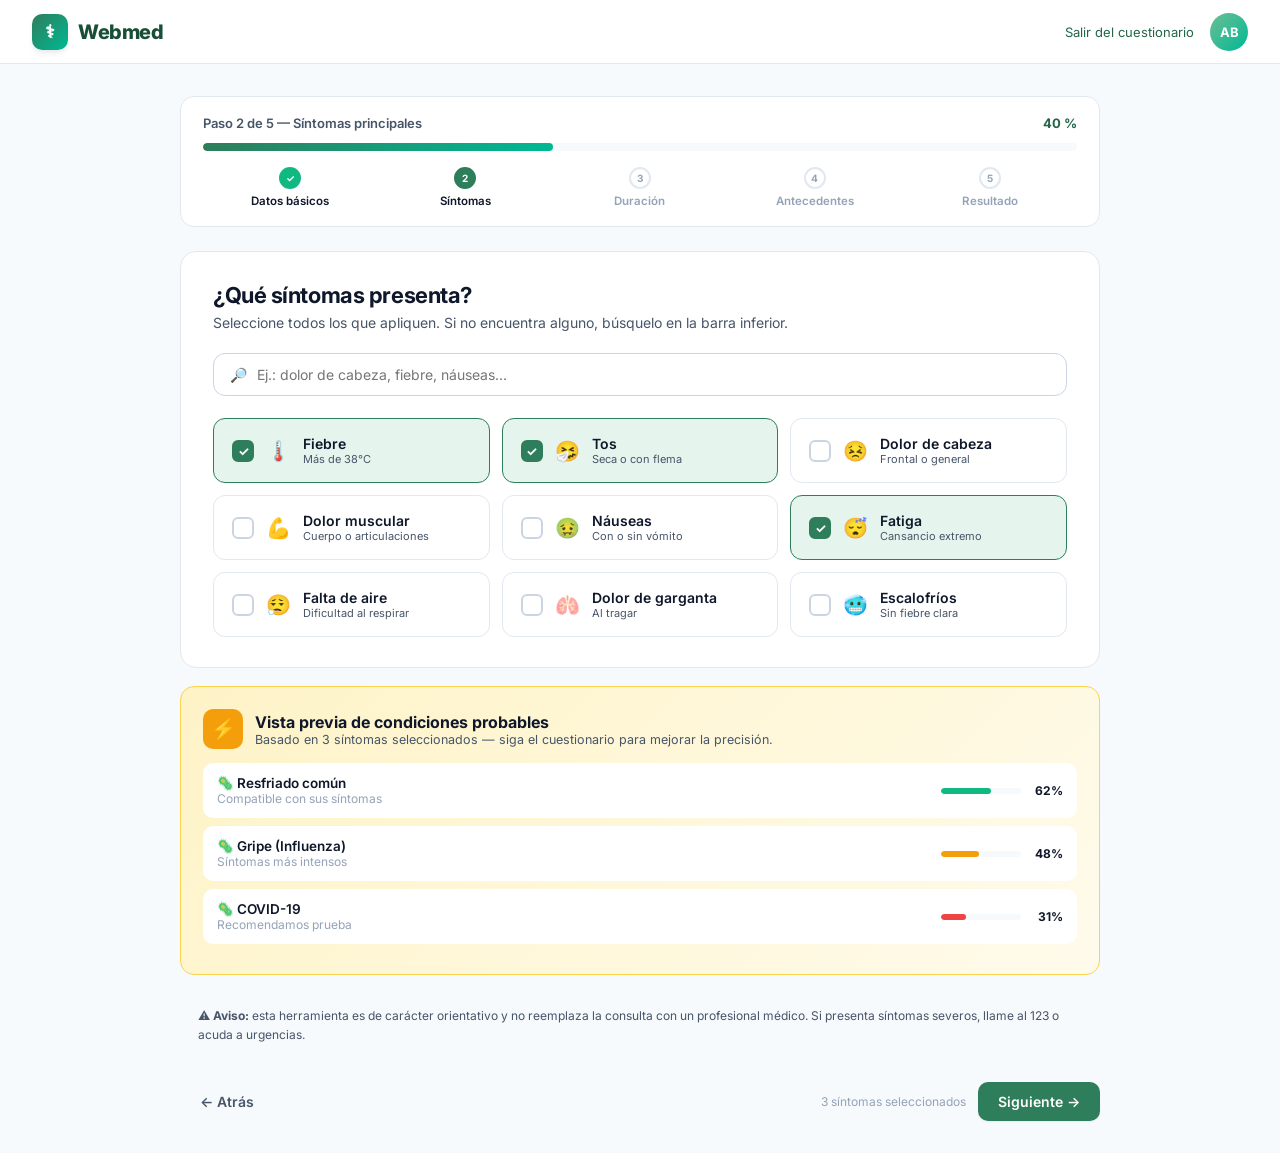
<file: 06_sintomas.html>
<!DOCTYPE html>
<html lang="es">
<head>
<meta charset="UTF-8">
<meta name="viewport" content="width=device-width, initial-scale=1, shrink-to-fit=no">
<title>Webmed — Verificador de síntomas</title>
<link rel="stylesheet" href="_base.css">
<style>
  .checker-wrap { max-width: 920px; margin: 0 auto; }

  .progress-bar { background: var(--surface); border: 1px solid var(--border); border-radius: 14px; padding: 18px 22px; margin-bottom: 24px; }
  .progress-row { display: flex; justify-content: space-between; align-items: center; margin-bottom: 12px; }
  .progress-label { font-size: 13px; color: var(--text-sec); font-weight: 600; }
  .progress-pct { font-size: 13px; font-weight: 700; color: var(--primary-600); }
  .bar { width: 100%; height: 8px; background: var(--bg); border-radius: 999px; overflow: hidden; }
  .bar-fill { height: 100%; width: 40%; background: linear-gradient(90deg, var(--primary-500), var(--accent)); border-radius: 999px; }
  .stepper { display: flex; justify-content: space-between; margin-top: 16px; }
  .stp { display: flex; flex-direction: column; align-items: center; font-size: 11.5px; gap: 5px; color: var(--text-tertiary); font-weight: 600; flex: 1; position: relative; }
  .stp .dot { width: 22px; height: 22px; border-radius: 50%; background: white; border: 2px solid var(--border); display: flex; align-items: center; justify-content: center; font-size: 10px; font-weight: 700; }
  .stp.done .dot { background: var(--success); border-color: var(--success); color: white; }
  .stp.active .dot { background: var(--primary-500); border-color: var(--primary-500); color: white; }
  .stp.done, .stp.active { color: var(--text); }

  .question-card { background: var(--surface); border: 1px solid var(--border); border-radius: 16px; padding: 30px 32px; margin-bottom: 18px; }
  .question { font-size: 22px; font-weight: 700; letter-spacing: -0.02em; margin-bottom: 6px; }
  .sub { font-size: 14px; color: var(--text-sec); margin-bottom: 22px; }

  .search-sym { display: flex; gap: 10px; padding: 12px 16px; border: 1.5px solid var(--border-strong); border-radius: 12px; align-items: center; background: var(--surface); margin-bottom: 22px; }
  .search-sym input { flex: 1; border: none; outline: none; font-family: inherit; font-size: 14px; }

  .sym-grid { display: grid; grid-template-columns: repeat(3, 1fr); gap: 12px; }
  .sym {
    padding: 16px 18px; border: 1.5px solid var(--border); border-radius: 12px;
    display: flex; align-items: center; gap: 12px; cursor: pointer; background: white;
  }
  .sym:hover { border-color: var(--primary-300); }
  .sym.active { background: var(--primary-50); border-color: var(--primary-500); }
  .sym-check { width: 22px; height: 22px; border-radius: 6px; border: 2px solid var(--border-strong); display: flex; align-items: center; justify-content: center; flex-shrink: 0; }
  .sym.active .sym-check { background: var(--primary-500); border-color: var(--primary-500); color: white; font-size: 13px; font-weight: 700; }
  .sym-ico { font-size: 20px; }
  .sym-name { font-size: 14px; font-weight: 600; }
  .sym-meta { font-size: 11px; color: var(--text-sec); }

  .result-preview { background: linear-gradient(135deg, #FEF3C7 0%, #FFFBEB 100%); border: 1px solid #FCD34D; border-radius: 14px; padding: 22px; margin-bottom: 18px; }
  .result-header { display: flex; align-items: center; gap: 12px; margin-bottom: 14px; }
  .result-header .ico { width: 40px; height: 40px; border-radius: 10px; background: #F59E0B; display: flex; align-items: center; justify-content: center; font-size: 20px; color: white; }
  .result-header h3 { font-size: 16px; font-weight: 700; }
  .result-header p { font-size: 12.5px; color: var(--text-sec); }

  .candidate { display: flex; justify-content: space-between; align-items: center; padding: 12px 14px; background: white; border-radius: 10px; margin-bottom: 8px; }
  .cand-name { font-weight: 600; font-size: 13.5px; }
  .cand-prob { display: flex; align-items: center; gap: 10px; min-width: 120px; }
  .prob-bar { width: 80px; height: 6px; background: var(--bg); border-radius: 999px; overflow: hidden; }
  .prob-fill { height: 100%; border-radius: 999px; }
  .prob-pct { font-size: 12px; font-weight: 700; min-width: 32px; text-align: right; }

  .nav-row { display: flex; justify-content: space-between; align-items: center; margin-top: 24px; }

  .disclaimer { background: var(--bg); border-radius: 10px; padding: 14px 18px; font-size: 12px; color: var(--text-sec); margin-top: 18px; line-height: 1.55; }
</style>
</head>
<body>
<div class="app">
  <div class="topbar">
    <a href="02_dashboard.html" class="brand" style="text-decoration:none;"><div class="brand-logo">⚕</div>Webmed</a>
    <div class="topnav-right">
      <a href="#" class="link" style="font-size:13px;">Salir del cuestionario</a>
      <div class="avatar">AB</div>
    </div>
  </div>

  <main class="main">
    <div class="checker-wrap">
      <div class="progress-bar">
        <div class="progress-row">
          <span class="progress-label">Paso 2 de 5 — Síntomas principales</span>
          <span class="progress-pct">40 %</span>
        </div>
        <div class="bar"><div class="bar-fill"></div></div>
        <div class="stepper">
          <div class="stp done"><div class="dot">✓</div>Datos básicos</div>
          <div class="stp active"><div class="dot">2</div>Síntomas</div>
          <div class="stp"><div class="dot">3</div>Duración</div>
          <div class="stp"><div class="dot">4</div>Antecedentes</div>
          <div class="stp"><div class="dot">5</div>Resultado</div>
        </div>
      </div>

      <div class="question-card">
        <h2 class="question">¿Qué síntomas presenta?</h2>
        <p class="sub">Seleccione todos los que apliquen. Si no encuentra alguno, búsquelo en la barra inferior.</p>

        <div class="search-sym">
          🔎 <input placeholder="Ej.: dolor de cabeza, fiebre, náuseas..." />
        </div>

        <div class="sym-grid">
          <div class="sym active"><div class="sym-check">✓</div><div class="sym-ico">🌡️</div><div><div class="sym-name">Fiebre</div><div class="sym-meta">Más de 38°C</div></div></div>
          <div class="sym active"><div class="sym-check">✓</div><div class="sym-ico">🤧</div><div><div class="sym-name">Tos</div><div class="sym-meta">Seca o con flema</div></div></div>
          <div class="sym"><div class="sym-check"></div><div class="sym-ico">😣</div><div><div class="sym-name">Dolor de cabeza</div><div class="sym-meta">Frontal o general</div></div></div>
          <div class="sym"><div class="sym-check"></div><div class="sym-ico">💪</div><div><div class="sym-name">Dolor muscular</div><div class="sym-meta">Cuerpo o articulaciones</div></div></div>
          <div class="sym"><div class="sym-check"></div><div class="sym-ico">🤢</div><div><div class="sym-name">Náuseas</div><div class="sym-meta">Con o sin vómito</div></div></div>
          <div class="sym active"><div class="sym-check">✓</div><div class="sym-ico">😴</div><div><div class="sym-name">Fatiga</div><div class="sym-meta">Cansancio extremo</div></div></div>
          <div class="sym"><div class="sym-check"></div><div class="sym-ico">😮‍💨</div><div><div class="sym-name">Falta de aire</div><div class="sym-meta">Dificultad al respirar</div></div></div>
          <div class="sym"><div class="sym-check"></div><div class="sym-ico">🫁</div><div><div class="sym-name">Dolor de garganta</div><div class="sym-meta">Al tragar</div></div></div>
          <div class="sym"><div class="sym-check"></div><div class="sym-ico">🥶</div><div><div class="sym-name">Escalofríos</div><div class="sym-meta">Sin fiebre clara</div></div></div>
        </div>
      </div>

      <div class="result-preview">
        <div class="result-header">
          <div class="ico">⚡</div>
          <div><h3>Vista previa de condiciones probables</h3><p>Basado en 3 síntomas seleccionados — siga el cuestionario para mejorar la precisión.</p></div>
        </div>
        <div class="candidate">
          <div><div class="cand-name">🦠 Resfriado común</div><div class="tiny">Compatible con sus síntomas</div></div>
          <div class="cand-prob"><div class="prob-bar"><div class="prob-fill" style="width:62%;background:#10B981;"></div></div><div class="prob-pct">62%</div></div>
        </div>
        <div class="candidate">
          <div><div class="cand-name">🦠 Gripe (Influenza)</div><div class="tiny">Síntomas más intensos</div></div>
          <div class="cand-prob"><div class="prob-bar"><div class="prob-fill" style="width:48%;background:#F59E0B;"></div></div><div class="prob-pct">48%</div></div>
        </div>
        <div class="candidate">
          <div><div class="cand-name">🦠 COVID-19</div><div class="tiny">Recomendamos prueba</div></div>
          <div class="cand-prob"><div class="prob-bar"><div class="prob-fill" style="width:31%;background:#EF4444;"></div></div><div class="prob-pct">31%</div></div>
        </div>
      </div>

      <div class="disclaimer">
        ⚠️ <b>Aviso:</b> esta herramienta es de carácter orientativo y no reemplaza la consulta con un profesional médico. Si presenta síntomas severos, llame al 123 o acuda a urgencias.
      </div>

      <div class="nav-row">
        <button class="btn btn-ghost">← Atrás</button>
        <div class="flex center gap-12">
          <span class="tiny">3 síntomas seleccionados</span>
          <a href="02_dashboard.html" class="btn btn-primary" style="text-decoration:none;">Siguiente →</a>
        </div>
      </div>
    </div>
  </main>
</div>
  <script src="nav.js"></script>
</body>
</html>
</file>
<file: _base.css>
/* Webmed Healthcare — Design System (Etapa 5) */
@import url('https://fonts.googleapis.com/css2?family=Inter:wght@400;500;600;700;800&display=swap');

:root {
  --primary-50: #E6F4EE;
  --primary-100: #C2E4D2;
  --primary-300: #6DBE94;
  --primary-500: #2E7D5B;
  --primary-600: #226647;
  --primary-700: #1A4F37;
  --accent: #00B894;
  --accent-dark: #009475;
  --bg: #F7FAFC;
  --surface: #FFFFFF;
  --text: #0F172A;
  --text-sec: #475569;
  --text-tertiary: #94A3B8;
  --border: #E2E8F0;
  --border-strong: #CBD5E1;
  --success: #10B981;
  --warning: #F59E0B;
  --danger: #EF4444;
  --info: #3B82F6;
  --shadow-sm: 0 1px 2px 0 rgba(15, 23, 42, 0.06);
  --shadow: 0 4px 6px -1px rgba(15, 23, 42, 0.08), 0 2px 4px -2px rgba(15, 23, 42, 0.05);
  --shadow-lg: 0 10px 25px -5px rgba(15, 23, 42, 0.10), 0 8px 10px -6px rgba(15, 23, 42, 0.05);
  --radius-sm: 6px;
  --radius: 10px;
  --radius-lg: 14px;
  --radius-xl: 20px;
}

* { box-sizing: border-box; margin: 0; padding: 0; }

html, body {
  font-family: 'Inter', -apple-system, BlinkMacSystemFont, sans-serif;
  font-size: 14px;
  background: var(--bg);
  color: var(--text);
  -webkit-font-smoothing: antialiased;
  -moz-osx-font-smoothing: grayscale;
}

.app { width: 1440px; min-height: 900px; background: var(--bg); }

/* ===== Topbar ===== */
.topbar {
  height: 64px;
  background: var(--surface);
  border-bottom: 1px solid var(--border);
  display: flex;
  align-items: center;
  padding: 0 32px;
  justify-content: space-between;
}
.brand {
  display: flex; align-items: center; gap: 10px;
  font-weight: 800; font-size: 20px; color: var(--primary-700);
  letter-spacing: -0.02em;
}
.brand-logo {
  width: 36px; height: 36px; border-radius: 10px;
  background: linear-gradient(135deg, var(--primary-500), var(--accent));
  display: flex; align-items: center; justify-content: center;
  color: white; font-size: 18px;
  box-shadow: var(--shadow);
}
.topnav { display: flex; gap: 28px; align-items: center; }
.topnav a {
  color: var(--text-sec); text-decoration: none; font-weight: 500; font-size: 14px;
}
.topnav a.active { color: var(--primary-600); font-weight: 600; }
.topnav-right { display: flex; align-items: center; gap: 16px; }
.bell {
  width: 36px; height: 36px; border-radius: 50%;
  background: var(--bg); display: flex; align-items: center; justify-content: center;
  position: relative;
}
.bell::after {
  content: ''; position: absolute; top: 8px; right: 9px;
  width: 8px; height: 8px; background: var(--danger);
  border-radius: 50%; border: 2px solid white;
}
.avatar {
  width: 38px; height: 38px; border-radius: 50%;
  background: linear-gradient(135deg, #6DBE94, #00B894);
  display: flex; align-items: center; justify-content: center;
  color: white; font-weight: 700; font-size: 13px;
}

/* ===== Layout ===== */
.layout { display: flex; }
.sidebar {
  width: 240px; min-height: calc(900px - 64px);
  background: var(--surface); border-right: 1px solid var(--border);
  padding: 24px 16px;
}
.sidebar-section { font-size: 11px; font-weight: 700; color: var(--text-tertiary); letter-spacing: 0.08em; text-transform: uppercase; padding: 8px 12px; margin-top: 12px; }
.sidebar-item {
  display: flex; align-items: center; gap: 12px;
  padding: 11px 12px; border-radius: 8px;
  color: var(--text-sec); cursor: pointer;
  font-weight: 500; font-size: 14px;
  margin-bottom: 2px;
}
.sidebar-item:hover { background: var(--bg); }
.sidebar-item.active { background: var(--primary-50); color: var(--primary-700); font-weight: 600; }
.sidebar-item .icon { width: 20px; font-size: 18px; opacity: 0.9; }
.main { flex: 1; padding: 32px 40px; }

/* ===== Typography ===== */
.page-title { font-size: 26px; font-weight: 700; letter-spacing: -0.02em; }
.page-sub { font-size: 14px; color: var(--text-sec); margin-top: 4px; }
.h2 { font-size: 18px; font-weight: 700; }
.muted { color: var(--text-sec); }
.tiny { font-size: 12px; color: var(--text-tertiary); }

/* ===== Buttons ===== */
.btn {
  display: inline-flex; align-items: center; justify-content: center; gap: 8px;
  padding: 11px 20px; border-radius: 10px; font-weight: 600; font-size: 14px;
  border: none; cursor: pointer; transition: all .15s ease;
  font-family: inherit;
}
.btn-primary { background: var(--primary-500); color: white; box-shadow: var(--shadow-sm); }
.btn-primary:hover { background: var(--primary-600); }
.btn-accent { background: var(--accent); color: white; }
.btn-outline { background: transparent; color: var(--primary-600); border: 1.5px solid var(--primary-500); }
.btn-ghost { background: transparent; color: var(--text-sec); }
.btn-danger { background: var(--danger); color: white; }
.btn-block { width: 100%; padding: 13px 20px; }

/* ===== Inputs ===== */
.field { display: flex; flex-direction: column; gap: 6px; margin-bottom: 16px; }
.label { font-size: 13px; font-weight: 600; color: var(--text-sec); }
.input, .select {
  width: 100%; padding: 12px 14px; border: 1.5px solid var(--border-strong);
  border-radius: 10px; font-size: 14px; background: var(--surface); color: var(--text);
  font-family: inherit;
}
.input:focus, .select:focus { outline: none; border-color: var(--primary-500); box-shadow: 0 0 0 4px var(--primary-50); }
.search {
  display: flex; align-items: center; gap: 10px;
  background: var(--surface); padding: 10px 14px;
  border: 1.5px solid var(--border); border-radius: 12px;
  min-width: 320px;
}
.search input { flex: 1; border: none; outline: none; font-size: 14px; background: transparent; font-family: inherit; }

/* ===== Card ===== */
.card {
  background: var(--surface); border: 1px solid var(--border); border-radius: var(--radius-lg);
  padding: 20px; box-shadow: var(--shadow-sm);
}
.card-elev { box-shadow: var(--shadow); }
.card-title { font-size: 15px; font-weight: 700; margin-bottom: 4px; }
.card-meta { font-size: 13px; color: var(--text-sec); }

/* ===== Grid ===== */
.grid { display: grid; gap: 20px; }
.grid-2 { grid-template-columns: repeat(2, 1fr); }
.grid-3 { grid-template-columns: repeat(3, 1fr); }
.grid-4 { grid-template-columns: repeat(4, 1fr); }

/* ===== Badge / Chip ===== */
.badge {
  display: inline-flex; align-items: center; gap: 4px;
  padding: 3px 10px; border-radius: 999px; font-size: 11px; font-weight: 600;
}
.badge-success { background: #DCFCE7; color: #166534; }
.badge-warn { background: #FEF3C7; color: #92400E; }
.badge-info { background: #DBEAFE; color: #1E40AF; }
.badge-rx { background: #FEE2E2; color: #991B1B; }
.badge-neutral { background: var(--bg); color: var(--text-sec); }

/* ===== Avatar circle (initials) ===== */
.av-circle {
  width: 40px; height: 40px; border-radius: 50%;
  display: flex; align-items: center; justify-content: center;
  color: white; font-weight: 700; font-size: 14px;
}

/* utility */
.flex { display: flex; }
.between { justify-content: space-between; }
.center { align-items: center; }
.gap-8 { gap: 8px; } .gap-12 { gap: 12px; } .gap-16 { gap: 16px; } .gap-20 { gap: 20px; } .gap-24 { gap: 24px; }
.mb-4 { margin-bottom: 4px; } .mb-8 { margin-bottom: 8px; } .mb-12 { margin-bottom: 12px; } .mb-16 { margin-bottom: 16px; } .mb-20 { margin-bottom: 20px; } .mb-24 { margin-bottom: 24px; } .mb-32 { margin-bottom: 32px; }
.mt-12 { margin-top: 12px; } .mt-16 { margin-top: 16px; } .mt-24 { margin-top: 24px; } .mt-32 { margin-top: 32px; }
.text-right { text-align: right; }
.text-center { text-align: center; }

/* Reset de links — fix prototipo navegable */
a { color: inherit; text-decoration: none; }
a:visited { color: inherit; }
a.btn { color: white !important; }
a.btn-outline { color: var(--primary-600) !important; }
a.btn-ghost { color: var(--text-sec) !important; }
a.link { color: var(--primary-600) !important; text-decoration: none; }
a.brand { display: flex; align-items: center; gap: 10px; color: var(--primary-700) !important; }
a.sidebar-item { display: flex; align-items: center; gap: 12px; padding: 11px 12px; border-radius: 8px; color: var(--text-sec); font-weight: 500; font-size: 14px; margin-bottom: 2px; }
a.sidebar-item:hover { background: var(--bg); }
a.sidebar-item.active { background: var(--primary-50); color: var(--primary-700) !important; font-weight: 600; }
a.cart-btn { color: var(--primary-700) !important; text-decoration: none; }
a.add-btn { color: white !important; text-decoration: none; }

/* ============================================================ */
/* RESPONSIVE — Tablet y Mobile                                  */
/* ============================================================ */

/* App container: en lugar de ancho fijo 1440px, hacer fluido */
@media (max-width: 1440px) {
  .app { width: 100%; }
}

/* ============== TABLET ≤ 1024px ============== */
@media (max-width: 1024px) {
  .sidebar { width: 80px; padding: 16px 8px; }
  .sidebar-section { display: none; }
  .sidebar-item, a.sidebar-item { justify-content: center; padding: 12px 6px; font-size: 0; }
  .sidebar-item .icon { font-size: 22px; }
  .topnav { display: none; }
  .search { min-width: 200px; }
  .main { padding: 24px 24px; }
  .grid-4 { grid-template-columns: repeat(2, 1fr) !important; }
  .grid-3, .quick-grid { grid-template-columns: repeat(2, 1fr) !important; }
  .product-grid { grid-template-columns: repeat(3, 1fr) !important; }
  .sym-grid { grid-template-columns: repeat(2, 1fr) !important; }
}

/* ============== MOBILE ≤ 768px ============== */
@media (max-width: 768px) {
  /* Topbar más compacta */
  .topbar { height: 56px; padding: 0 14px; }
  .brand, a.brand { font-size: 16px; }
  .brand-logo { width: 32px; height: 32px; font-size: 16px; }
  .search { display: none; }
  .topnav-right { gap: 10px; }
  .topnav-right > a:not(.brand) { display: none; }

  /* Botón hamburguesa */
  .hamburger { display: flex !important; }

  /* Sidebar: oculta por defecto, slide-in cuando .open */
  .sidebar {
    position: fixed; left: -260px; top: 56px; z-index: 100;
    width: 240px; min-height: calc(100vh - 56px);
    transition: left 0.25s ease; padding: 20px 14px;
    box-shadow: 4px 0 16px rgba(0,0,0,0.08);
  }
  .sidebar.open { left: 0; }
  .sidebar-section { display: block; }
  .sidebar-item, a.sidebar-item { justify-content: flex-start; padding: 12px; font-size: 14px; }
  .sidebar-item .icon { font-size: 18px; }

  /* Backdrop cuando sidebar abierta */
  body.sidebar-open::before {
    content: ''; position: fixed; inset: 0; top: 56px;
    background: rgba(15, 23, 42, 0.4); z-index: 90;
  }

  /* Main fluído */
  .main { padding: 18px 16px; }
  .page-title { font-size: 22px; }

  /* Grids colapsan a 1-2 columnas */
  .grid-4, .grid-3, .grid-2, .quick-grid { grid-template-columns: 1fr !important; gap: 12px; }
  .product-grid { grid-template-columns: repeat(2, 1fr) !important; gap: 12px; }
  .sym-grid { grid-template-columns: 1fr !important; }

  /* Carrito: layout en columna */
  main.main > div[style*="grid-template-columns: 1.4fr 1fr"],
  main.main > div[style*="grid-template-columns: 1fr 1fr"],
  main.main > div[style*="grid-template-columns: 2fr 1fr"] {
    grid-template-columns: 1fr !important;
  }
  /* Catálogo: filtros van arriba en lugar de izquierda */
  div[style*="grid-template-columns: 260px 1fr"] { grid-template-columns: 1fr !important; }
  .filter-card { position: static !important; }

  /* Comparador seguros: scroll horizontal */
  .compare-grid {
    grid-template-columns: 140px repeat(4, minmax(160px, 1fr)) !important;
    overflow-x: auto; display: grid;
  }

  /* Filtros seguros: apilados */
  .filter-bar { grid-template-columns: 1fr !important; gap: 10px; padding: 14px; }

  /* Cart items: re-organizar */
  .cart-item { grid-template-columns: 56px 1fr; row-gap: 8px; }
  .cart-item .qty-ctrl, .cart-item .row-price, .cart-item .trash { grid-column: 2; }

  /* Login: apilar verticalmente */
  .login-wrap { flex-direction: column; height: auto !important; width: 100% !important; }
  .login-left { padding: 36px 24px; }
  .tagline { font-size: 28px; }
  .features { margin-top: 24px; }
  .login-right { width: 100% !important; padding: 36px 24px; }
  .login-title { font-size: 24px; }

  /* Steps en carrito: ocultar separadores en móvil */
  .step-sep { width: 20px; }
  .step { font-size: 11px; }

  /* Cuestionario sintomas: stepper colapsa */
  .stepper { flex-wrap: wrap; gap: 8px; }
  .stp { font-size: 10px; min-width: 60px; }
  .question { font-size: 18px; }
  .nav-row { flex-direction: column; gap: 12px; }

  /* Checkout summary fluído */
  .summary-total { font-size: 18px; }
  .credit-card-preview { padding: 16px; }
  .cc-number { font-size: 15px; letter-spacing: 0.10em; }

  /* Chips: scroll horizontal */
  .chip-row { overflow-x: auto; flex-wrap: nowrap; padding-bottom: 6px; }
  .chip { white-space: nowrap; }

  /* Stat cards más compactas */
  .stat-card { padding: 16px; }
  .stat-num { font-size: 22px; }
}

/* ============== MOBILE pequeño ≤ 480px ============== */
@media (max-width: 480px) {
  .product-grid { grid-template-columns: 1fr !important; }
  .login-title { font-size: 22px; }
  .tagline { font-size: 24px; }
  .lead { font-size: 14px; }
  .feature-txt { font-size: 13px; }
  .page-title { font-size: 19px; }
  .h2 { font-size: 16px; }
  .pm-card .lbl { font-size: 11px; }
  .pm-card .ico { font-size: 18px; }
}

/* Hamburguesa: oculta en desktop, visible en mobile */
.hamburger {
  display: none; cursor: pointer;
  width: 38px; height: 38px; border-radius: 8px;
  background: var(--bg); align-items: center; justify-content: center;
  border: 1px solid var(--border); flex-shrink: 0;
}
.hamburger span {
  display: block; width: 18px; height: 2px; background: var(--text);
  position: relative;
}
.hamburger span::before, .hamburger span::after {
  content: ''; position: absolute; width: 18px; height: 2px; background: var(--text); left: 0;
}
.hamburger span::before { top: -6px; }
.hamburger span::after { top: 6px; }

/* Fix mobile: encabezado de página debe envolver */
@media (max-width: 768px) {
  .main > .flex.between.center { flex-direction: column; align-items: flex-start; gap: 12px; }
  .main > .flex.between.center .btn { width: 100%; }
  .filter-bar > * { width: 100%; }
}

/* Fix overflow login en mobile */
@media (max-width: 768px) {
  .login-wrap { overflow-x: hidden; }
  .login-left { width: 100%; box-sizing: border-box; overflow: hidden; }
  .login-left .lead, .login-left .tagline, .login-left .features { max-width: 100%; }
  .login-right { width: 100%; box-sizing: border-box; }
  .topbar { overflow: hidden; }
  body { overflow-x: hidden; }
}

/* Fix DEFINITIVO: login-wrap fluido */
.login-wrap { width: 100% !important; max-width: 1440px; }
@media (max-width: 1440px) {
  .login-wrap { height: auto !important; }
}
@media (max-width: 768px) {
  .login-left { padding: 30px 20px !important; min-height: auto; }
  .login-right { padding: 30px 20px !important; }
  .tagline { font-size: 26px !important; line-height: 1.15 !important; word-wrap: break-word; }
  .lead { font-size: 14px !important; line-height: 1.5 !important; word-wrap: break-word; }
  .feature-txt { font-size: 13px !important; }
  .login-card { max-width: 100% !important; }
}

/* Fix overflow agresivo - aplicar globalmente */
html, body { max-width: 100vw; overflow-x: hidden; }
@media (max-width: 768px) {
  .app { max-width: 100vw !important; width: 100vw !important; }
  .login-wrap { max-width: 100vw !important; width: 100vw !important; }
  .login-left, .login-right { max-width: 100vw !important; width: 100vw !important; }
  .login-left::before, .login-left::after { display: none; }
  * { max-width: 100vw; }
}
</file>
